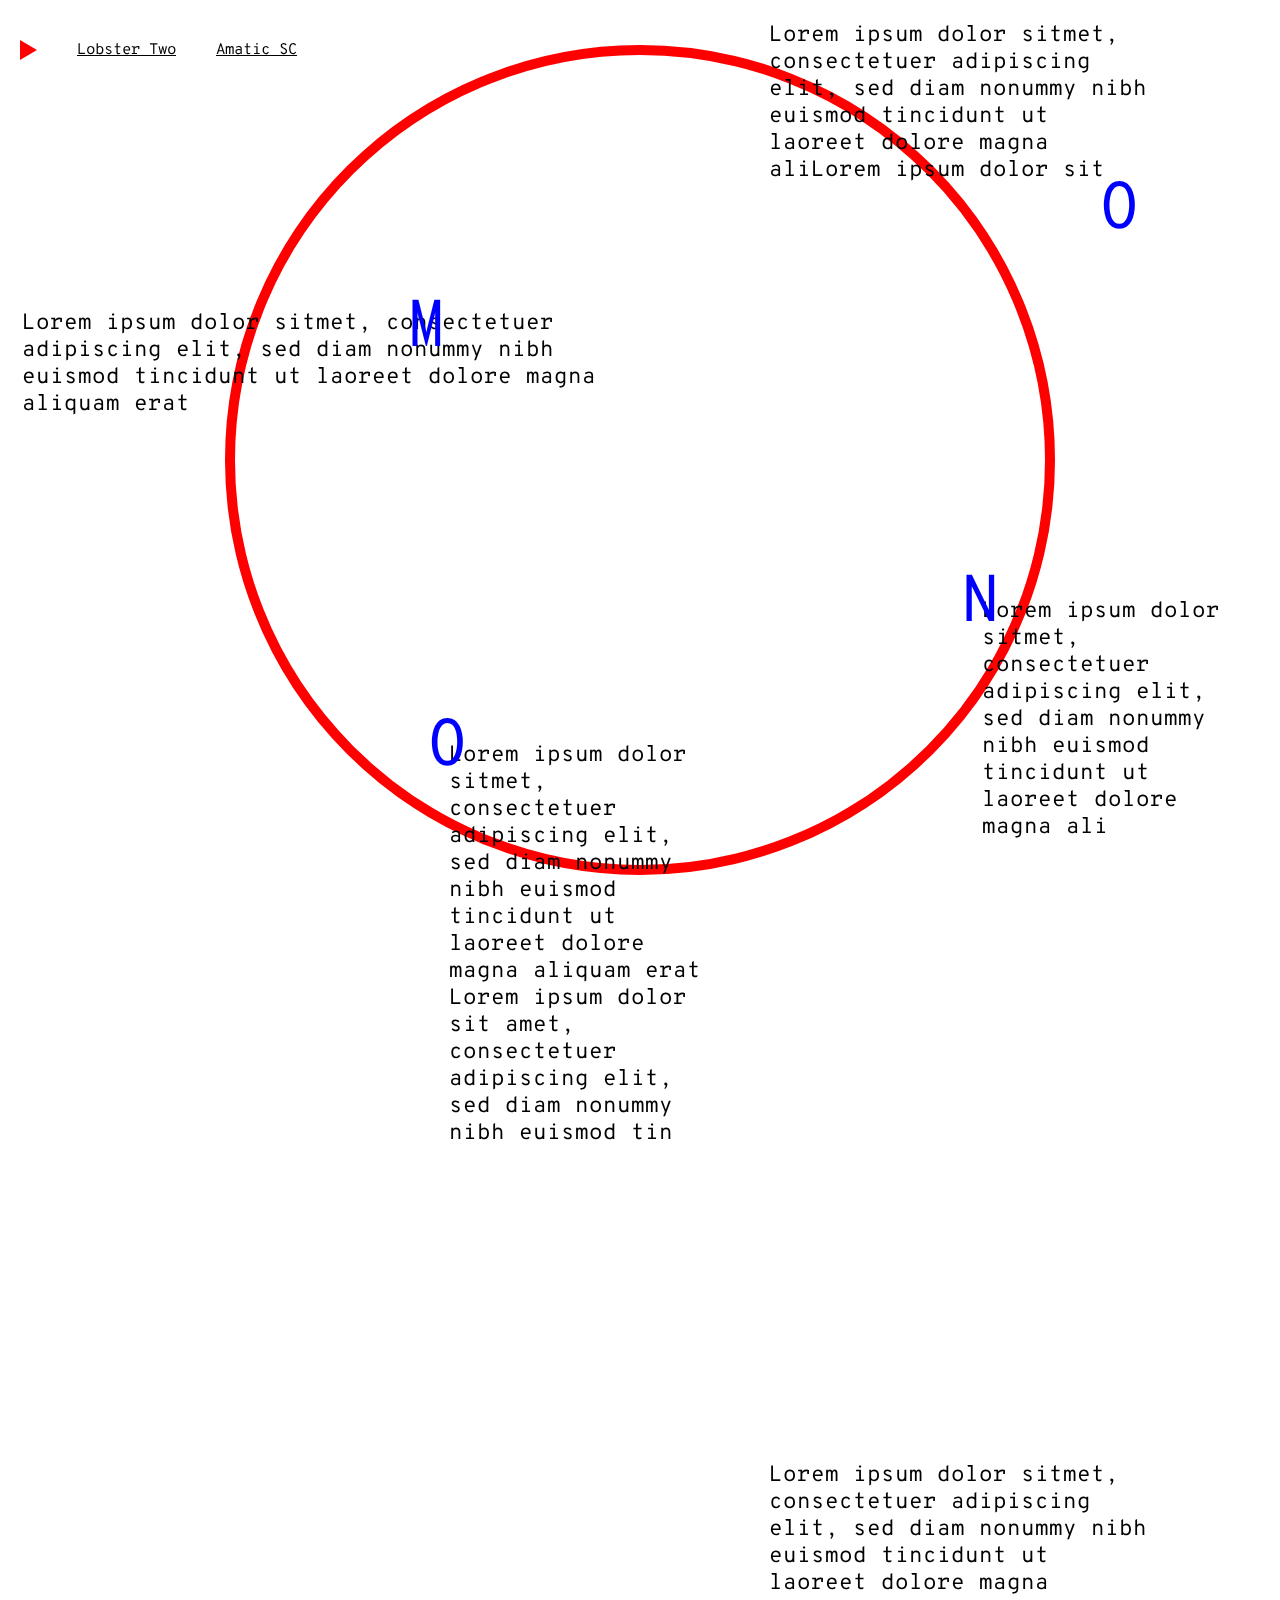
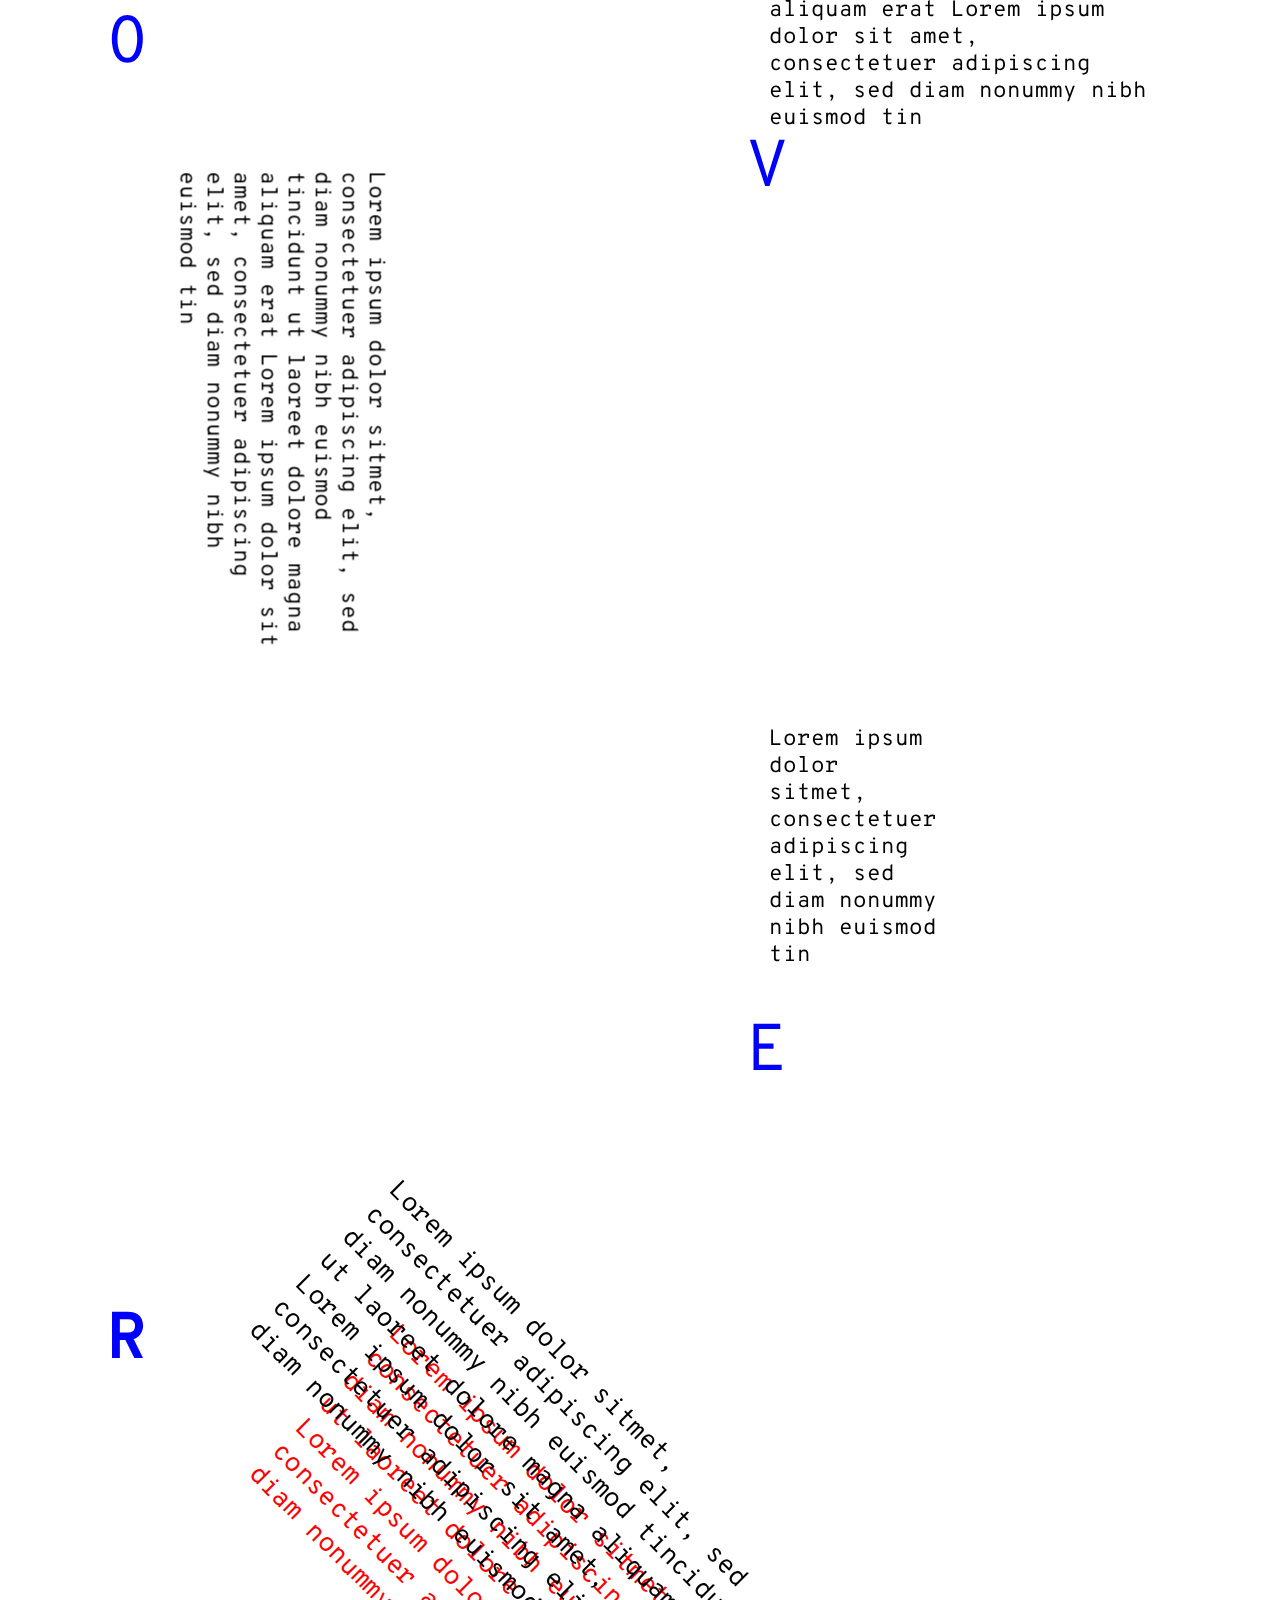
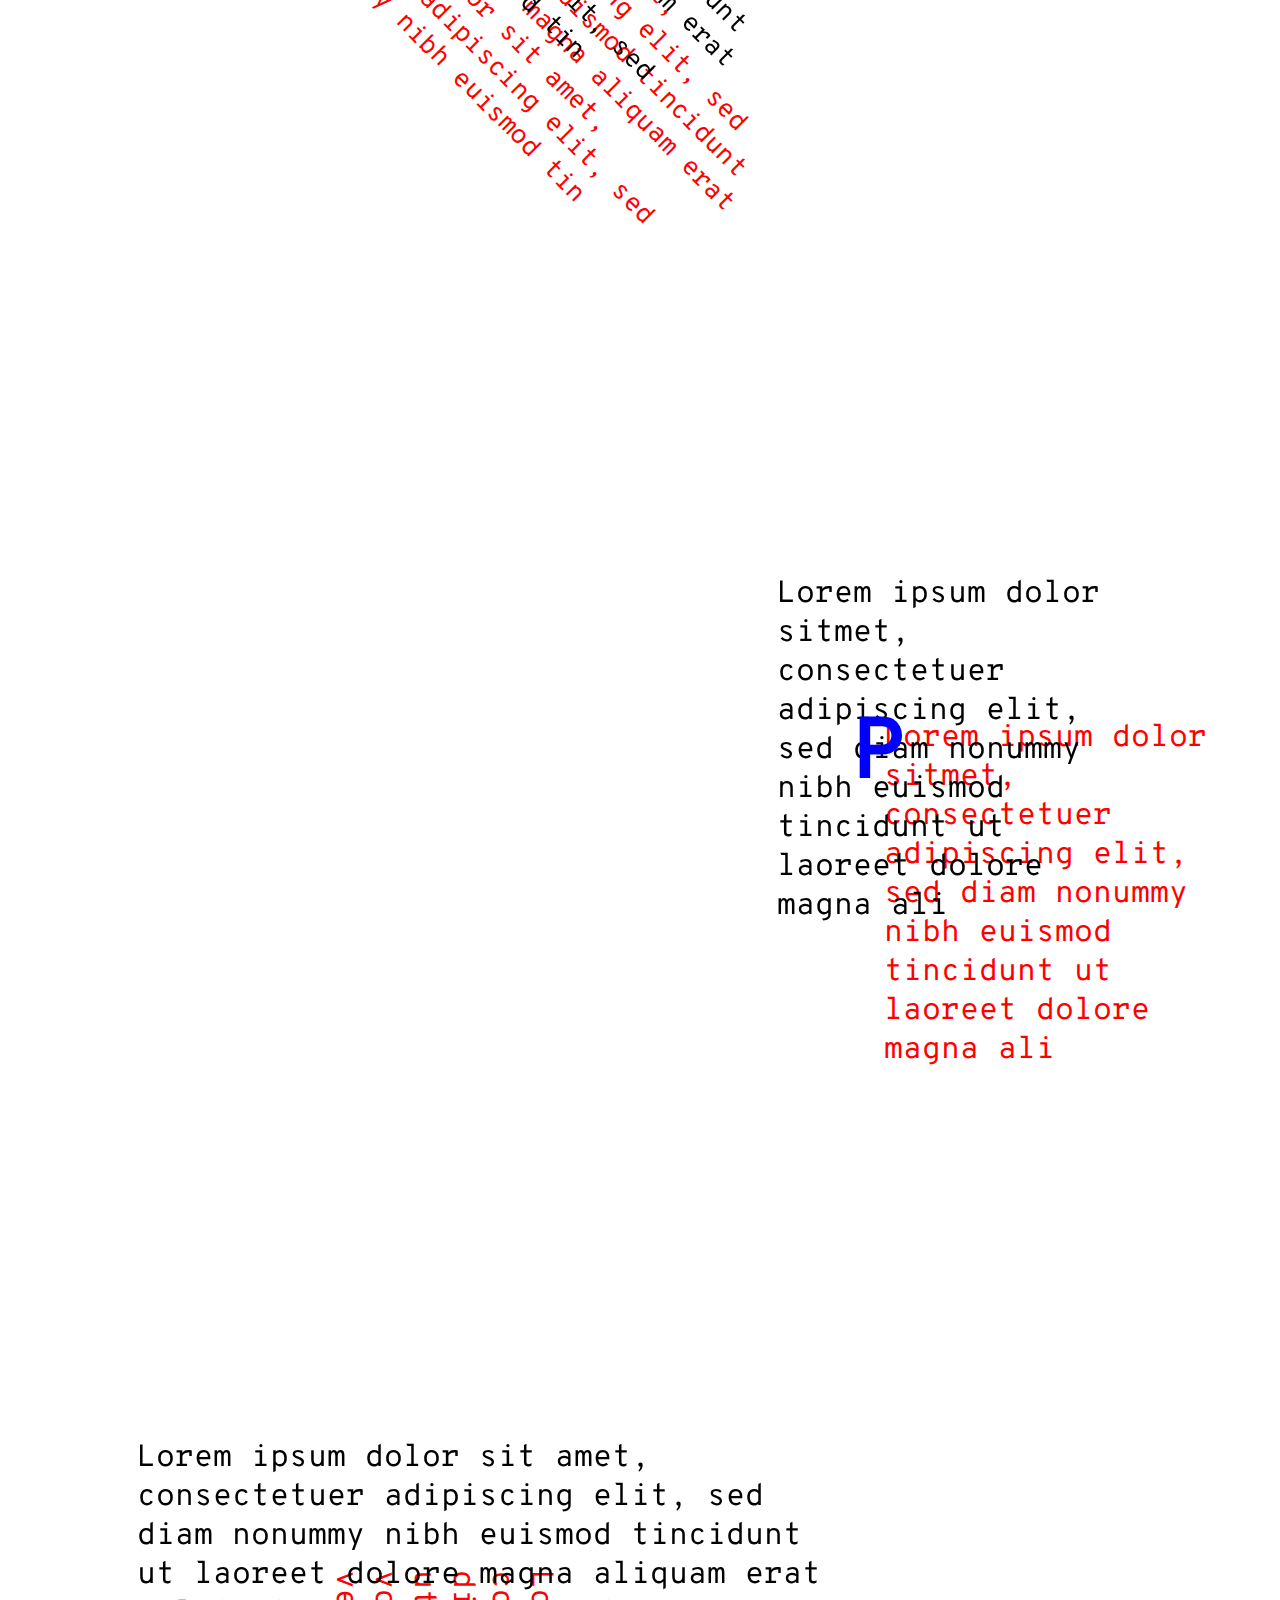
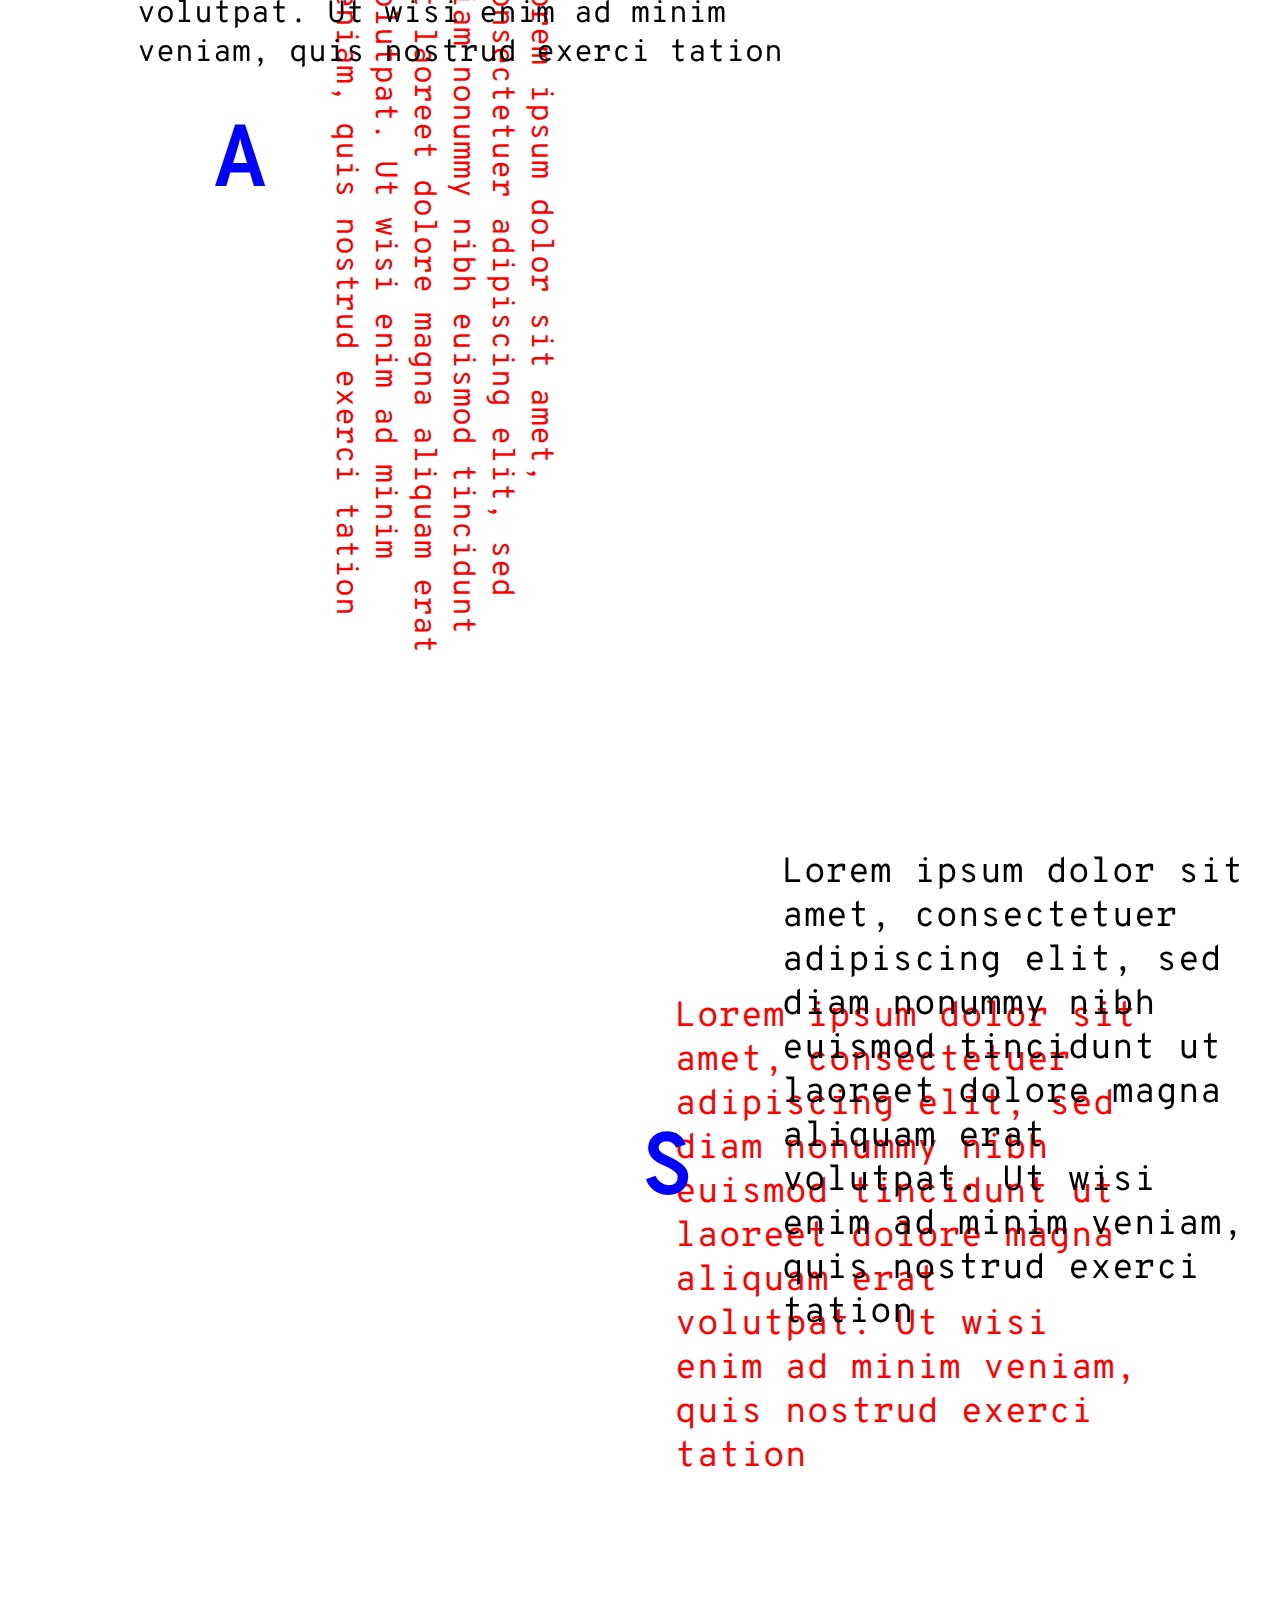
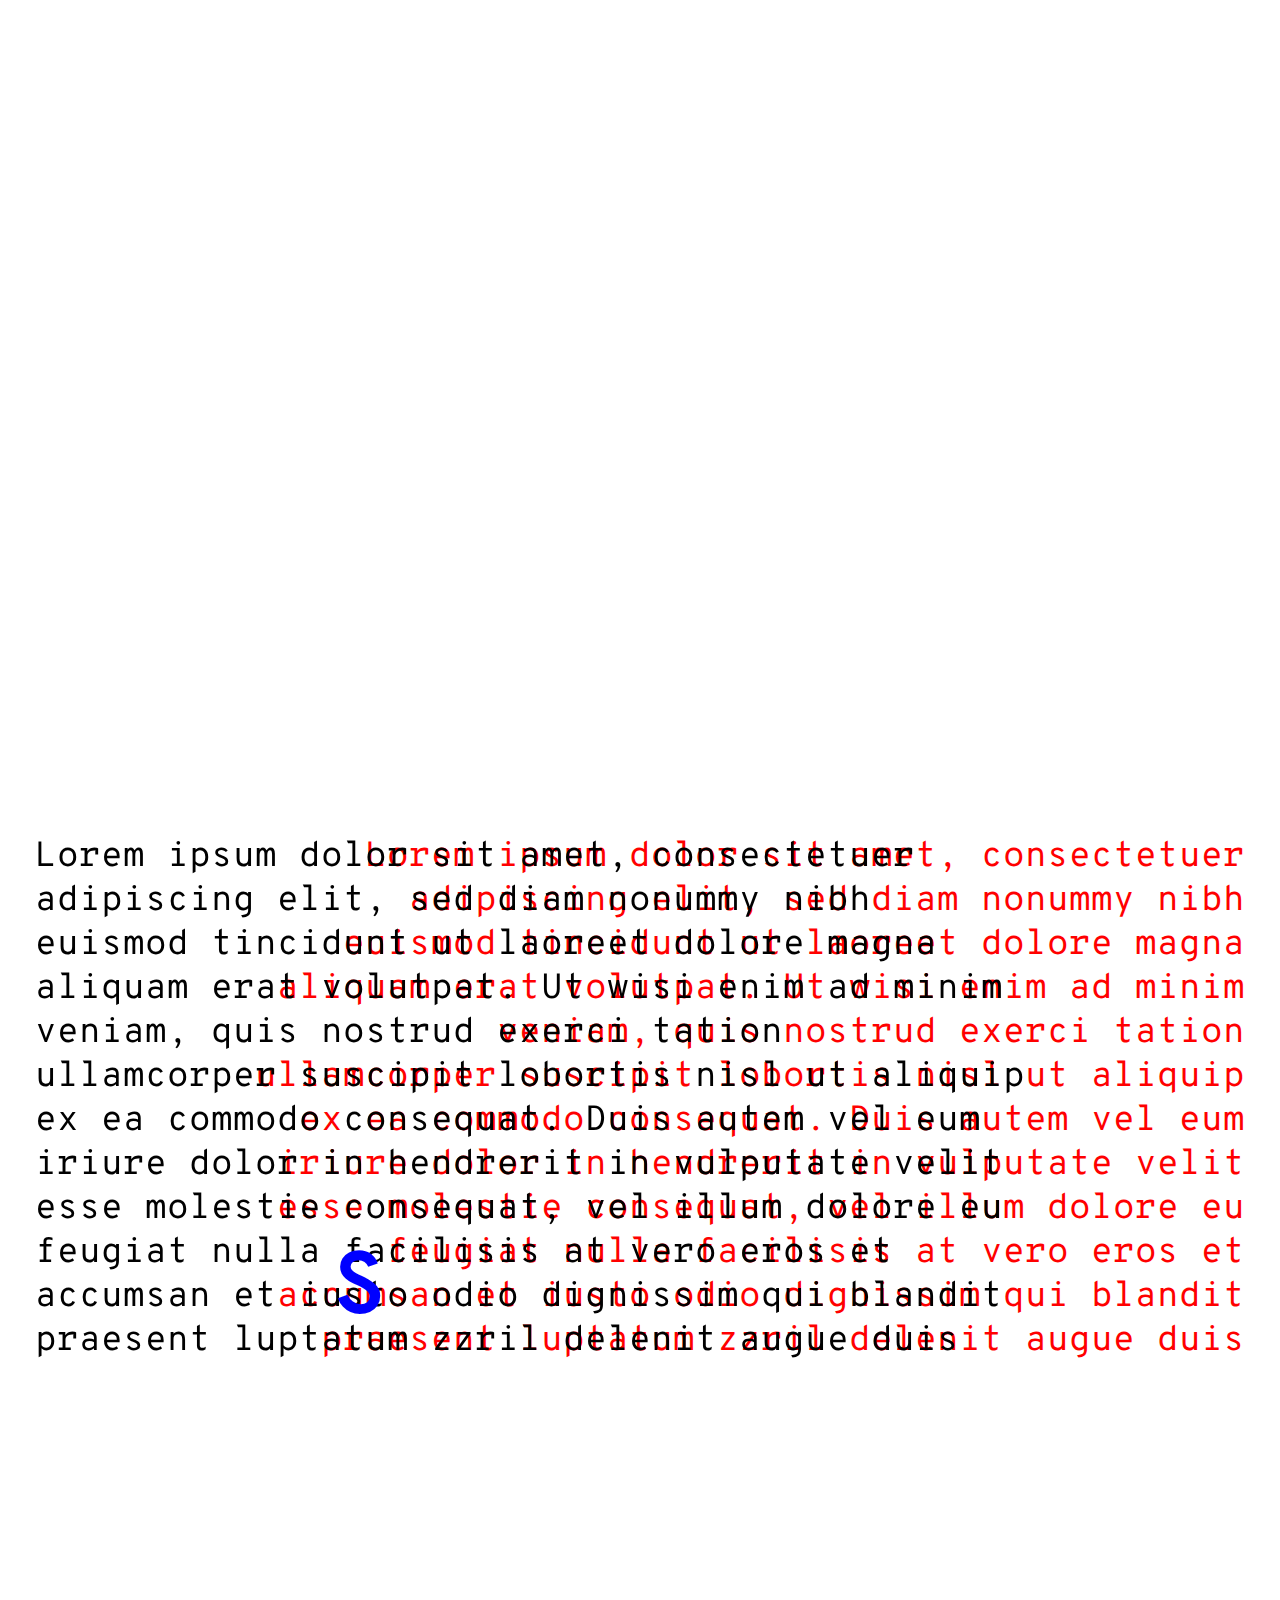
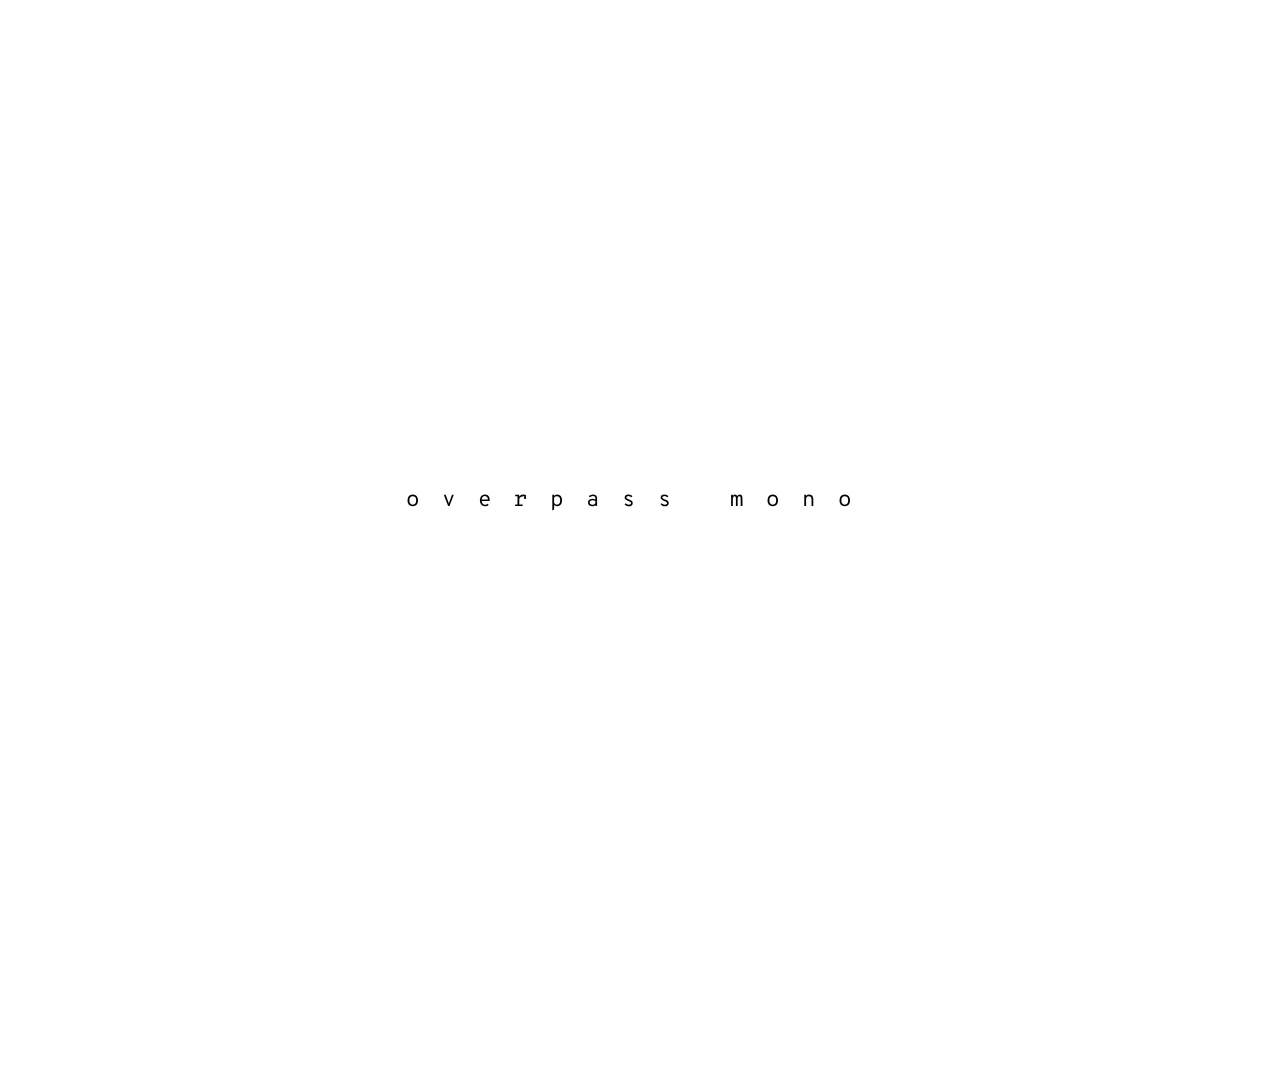
<file: index.html>
<html>
    <head>
      <link href="https://fonts.googleapis.com/css?family=Overpass+Mono:400,700" rel="stylesheet">
      <link rel="stylesheet" href="style.css">
      <title>Overpass Mono</title>


    <style>
/* YUI 3.5.0 reset.css (http://developer.yahoo.com/yui/3/cssreset/) - http://cssreset.com */
html{color:#000;background:#FFF}body,div,dl,dt,dd,ul,ol,li,h1,h2,h3,h4,h5,h6,pre,code,form,fieldset,figure,legend,input,textarea,p,blockquote,th,td{margin:0;padding:0}table{border-collapse:collapse;border-spacing:0}fieldset,img{border:0}address,caption,cite,code,dfn,em,strong,th,var{font-style:normal;font-weight:normal}ol,ul{list-style:none}caption,th{text-align:left}h1,h2,h3,h4,h5,h6{font-size:100%;font-weight:normal}q:before,q:after{content:''}abbr,acronym{border:0;font-variant:normal}sup{vertical-align:text-top}sub{vertical-align:text-bottom}input,textarea,select{font-family:inherit;font-size:inherit;font-weight:inherit}input,textarea,select{*font-size:100%}legend{color:#000}#yui3-css-stamp.cssreset{display:none}
      
      html {
        font-size: 22px;
        font-family: 'Overpass Mono', monospace;
        cursor: wait;
        overflow-x: hidden;
      }
      .circle{
        grid-column: 4/ span 6;
        grid-row: 1/ span 6;
        border: 10px red solid;
        border-radius: 50%;
        width: 90vh;
        height: 90vh;
        margin-top: 5vh;
        position: fixed;
        z-index: 1;
      }
/*
      container{
        display: grid;
        grid-template-columns: repeat(12, 1fr);
        grid-template-rows: repeat(63, 16vh);
        
      }
      
      .circle{
        grid-column: 4/ span 6;
        grid-row: 1/ span 6;
        border: 0.5em red solid;
        border-radius: 50%;
        width: 45vw;
        height: 45vw;
        margin-top: 4vh;
        left: 26.5vw;
        position: fixed;
        z-index: 1;
      }
      .text-s1{
        grid-column: 8/ span 4;
        grid-row: 1/ 4;
        margin: 1em;
        font-weight: 400;
        z-index: 2;
      }
      .o{
        grid-column: 11;
        grid-row: 2;
        font-size: 3rem;
        text-align: center;
        color: blue;
        margin-top: .4em;
        z-index: 3;
        animation: 2s move cubic-bezier(.6,-0.28,.74,.05) infinite;
        
      }
       @keyframes move {
        0%, 100% {
          transform: translate(0, 0);
        }

        50% {
          transform: translate(0, 50px);
        }

        80% {
          transform: translate(0, -20px);
        }
      }
       @keyframes move-h {
        0%, 100% {
          transform: translate(0, 0);
        }

        50% {
          transform: translate(100px, 0px);
        }

        80% {
          transform: translate(-10px, 0px);
        }
      }
      @keyframes move-d {
        0%, 100% {
          transform: translate(0, 0);
        }

        50% {
          transform: translate(100px, -100px);
        }

        80% {
          transform: translate(0px, 0px);
        }
      }
      @keyframes move-c {
        0%, 100% {
          transform: translate(0, 0);
        }

        50% {
          transform: translate(800px, 0px);
        }

        80% {
          transform: translate(-300px, 0px);
        }
        
      }
       
      .text-s2{
        grid-column: 1/ span 6;
        grid-row: 3/ 5;
        margin: 1em;
        font-weight: 400;
        z-index: 2;
      }
      .m{
        grid-column: 4/ 6;
        grid-row: 3;
        font-size: 3rem;
        text-align: center;
        color: blue;
        margin-bottom: .4em;
        z-index: 3;
        animation: 2s move-h cubic-bezier(.6,-0.28,.74,.05) infinite;
        animation-direction: reverse;
        animation-delay: 1s;
      }
      .text-s3{
        grid-column: 10/ 13;
        grid-row: 5/ 7;
        margin: 1em;
        font-weight: 400;
        z-index: 2;
      }
      .n{
        grid-column: 10;
        grid-row: 5;
        font-size: 3rem;
        text-align: left;
        color: blue;
        margin-top: -.2em;
        z-index: 3;
        animation: 2s move-h cubic-bezier(.6,-0.28,.74,.05) infinite;
      }
      .text-s4{
        grid-column: 5/ 8;
        grid-row: 6/ 10;
        margin: 1em;
        font-weight: 400;
        z-index: 2;
      }
      .o1{
        grid-column: 5;
        grid-row: 6;
        font-size: 3rem;
        text-align: left;
        color: blue;
        margin-top: -.2em;
        z-index: 3;
        animation: 2s move cubic-bezier(.6,-0.28,.74,.05) infinite;
        animation-delay: 0.5s;
      }
      .text-s5{
        grid-column: 8/ span 4;
        grid-row: 11/ span 3;
        margin: 1em;
        font-weight: 400;
        z-index: 2;
      }
      .o2{
        grid-column: 2;
        grid-row: 12;
        font-size: 3rem;
        text-align: left;
        margin-top: .3em;
        color: blue;
        z-index: 3;
        animation: 2s move-h cubic-bezier(.6,-0.28,.74,.05) infinite;
        
      }
      .text-s6{
        grid-column: 1/ 6;
        grid-row: 14/ 16;
        margin: 1em;
        font-weight: 400;
        z-index: 2;  
        transform: rotate(90deg);
          
      }
      
      .v{
        grid-column: 8;
        grid-row: 13;
        font-size: 3rem;
        text-align: left;
        color: blue;
        margin-bottom: .3em;
        z-index: 3;
        animation: 2s move cubic-bezier(.6,-0.28,.74,.05) infinite;
        animation-delay: 1s;
      }
      .text-s7{
        grid-column: 7/ 9;
        grid-row: 17/ 19;
        margin: 1em;
        font-weight: 400;
        z-index: 2;  
      }
      .e{
        grid-column: 7;
        grid-row: 19;
        font-size: 3rem;
        text-align: left;
        margin-top: .3em;
        color: blue;
        z-index: 3;
        animation: 2s move-h cubic-bezier(.6,-0.28,.74,.05) reverse infinite;
         
      }
      .text-l1{
        grid-column: 2/ span 6;
        grid-row: 21/ 25;
        margin: 1em;
        font-weight: 400;
        z-index: 2; 
        font-size: 1.2rem;
        transform: rotate(45deg);
      }
      .text-l1-red{
        grid-column: 2/ span 6;
        grid-row: 22/ 26;
        margin: 1em;
        font-weight: 400;
        z-index: 2; 
        font-size: 1.2rem;
        transform: rotate(45deg);
        color:red;
        z-index: 1.5;
      }
      .r{
        grid-column: 2;
        grid-row: 21;
        font-size: 3rem;
        font-weight: 700;
        text-align: left;
        margin-top: .3em;
        color: blue;
        z-index: 3;
        animation: 2s move-d cubic-bezier(.6,-0.28,.74,.05) reverse infinite;
        animation-delay: .5s;
      }
      .text-l2{
        grid-column: 8/ span 4;
        grid-row: 27/ 29;
        margin: 1em;
        font-weight: 400;
        z-index: 2; 
        font-size: 1.4rem;
       
      }
      .text-l2-red{
        grid-column: 9/ span 4;
        grid-row: 28/ 30;
        margin: 1em;
        font-weight: 400;
        z-index: 1.5; 
        font-size: 1.4rem;
        color: red;
      }
      .p{
        grid-column: 9;
        grid-row: 29;
        font-size: 4rem;
        font-weight: 700;
        text-align: left;
        margin-top: -1.5em;
        color: blue;
        z-index: 3;
        animation: 2s move-h cubic-bezier(.6,-0.28,.74,.05) reverse infinite;
        
      }
      .text-l3{
        grid-column: 2/ span 7;
        grid-row: 33/ 35;
        margin: 1em;
        font-weight: 400;
        z-index: 2; 
        font-size: 1.4rem;
      }
      .text-l3-red{
        grid-column: 1/ span 7;
        grid-row: 36/ 38;
        margin: 1em;
        font-weight: 400;
        z-index: 1.5; 
        font-size: 1.4rem;
        color: red;
        transform: rotate(90deg);
      }
      .a{
        grid-column: 3;
        grid-row: 36;
        font-size: 4rem;
        font-weight: 700;
        text-align: left;
        margin-top: -1.5em;
        color: blue;
        z-index: 3;
        animation: 2s move cubic-bezier(.6,-0.28,.74,.05) infinite;
        
      }
      .text-l4{
        grid-column: 8/ span 5;
        grid-row: 40/ span 5;
        margin: 1em;
        font-weight: 400;
        z-index: 2; 
        font-size: 1.6rem;
      }
      .text-l4-red{
        grid-column: 7/ span 5;
        grid-row: 41/ span 5;
        margin: 1em;
        font-weight: 400;
        z-index: 1.5; 
        font-size: 1.6rem;
        color: red;
      }
      .s{
        grid-column: 7;
        grid-row: 43;
        font-size: 4rem;
        font-weight: 700;
        text-align: left;
        margin-top: -1.5em;
        color: blue;
        z-index: 3;
        animation: 2s move-d cubic-bezier(.6,-0.28,.74,.05) infinite;
      }
      .text-l5{
        grid-column: 1/ span 10;
        grid-row: 51/ span 5;
        margin: 1em;
        font-weight: 400;
        z-index: 2; 
        font-size: 1.6rem;
      }
      .text-l5-red{
        grid-column: 3/ span 10;
        grid-row: 51/ span 5;
        margin: 1em;
        font-weight: 400;
        z-index: 1.5; 
        font-size: 1.6rem;
        color: red;
        text-align: right;
      }
      .s1{
        grid-column: 7;
        grid-row: 55;
        font-size: 4rem;
        font-weight: 700;
        text-align: left;
        margin-top: -1.6em;
        margin-left: -3.5em;
        color: blue;
        z-index: 3;
        animation: 2s move-c cubic-bezier(.6,-0.28,.74,.05) infinite;
      }
      .name{
        grid-column: 4/ 10;
        grid-row: 61;
        font-size: 1em;
        letter-spacing: 1rem;
        text-align: center;
        margin-top: -1vh;
        animation-delay: 10s;
        -webkit-animation: 3s opacity linear infinite;
        -moz-animation: 3s opacity linear infinite;
        -o-animation: 3s opacity linear infinite;
        animation: 3s opacity linear infinite;
      }
      @-webkit-keyframes opacity {
        0%, 100%   { opacity: 0; }
        50% { opacity: 1; }
      }
      @-moz-keyframes opacity {
        0%, 100%   { opacity: 0; }
        50% { opacity: 1; }
      }
      @-o-keyframes opacity {
        0%, 100%   { opacity: 0; }
        50% { opacity: 1; }
      }
      @keyframes opacity {
        0%, 100%   { opacity: 0; }
        50% { opacity: 1; }
      } */
      </style>
    </head>
    <body>
        <container>
         <sidebar>
          <div class="link menu"></div>
          <a class="link" href="lobstertwo.html">Lobster Two</a>
          <a class="link" href="amaticsc.html">Amatic SC</a> 
         </sidebar>
          <div class="circle" style="justify-self: center;" style="align-self: center;"></div>

          <div class="text-s1">
            Lorem ipsum dolor sitmet, consectetuer adipiscing elit, sed diam nonummy nibh euismod tincidunt ut laoreet dolore magna aliLorem ipsum dolor sit 
          </div>
          <div class="o">O</div>
          <div class="text-s2">
            Lorem ipsum dolor sitmet, consectetuer adipiscing elit, sed diam nonummy nibh euismod tincidunt ut laoreet dolore magna aliquam erat 
          </div>
          <div class="m">M</div>
          <div class="text-s3">
            Lorem ipsum dolor sitmet, consectetuer adipiscing elit, sed diam nonummy nibh euismod tincidunt ut laoreet dolore magna ali
          </div>
          <div class="n">N</div>
          <div class="text-s4">
            Lorem ipsum dolor sitmet, consectetuer adipiscing elit, sed diam nonummy nibh euismod tincidunt ut laoreet dolore magna aliquam erat Lorem ipsum dolor sit amet, consectetuer adipiscing elit, sed diam nonummy nibh euismod tin
          </div>
          <div class="o1">O</div>
          
          <div class="text-s5">
            Lorem ipsum dolor sitmet, consectetuer adipiscing elit, sed diam nonummy nibh euismod tincidunt ut laoreet dolore magna aliquam erat Lorem ipsum dolor sit amet, consectetuer adipiscing elit, sed diam nonummy nibh euismod tin
          </div>
          <div class="v">V</div>
          <div class="text-s6">
            Lorem ipsum dolor sitmet, consectetuer adipiscing elit, sed diam nonummy nibh euismod tincidunt ut laoreet dolore magna aliquam erat Lorem ipsum dolor sit amet, consectetuer adipiscing elit, sed diam nonummy nibh euismod tin
          </div>
          <div class="o2">O</div>
          <div class="text-s7">
            Lorem ipsum dolor sitmet, consectetuer adipiscing elit, sed diam nonummy nibh euismod tin
          </div>
          <div class="e">E</div>
          <div class="text-l1">
            Lorem ipsum dolor sitmet, consectetuer adipiscing elit, sed diam nonummy nibh euismod tincidunt ut laoreet dolore magna aliquam erat Lorem ipsum dolor sit amet, consectetuer adipiscing elit, sed diam nonummy nibh euismod tin
          </div>
          <div class="text-l1-red">
            Lorem ipsum dolor sitmet, consectetuer adipiscing elit, sed diam nonummy nibh euismod tincidunt ut laoreet dolore magna aliquam erat Lorem ipsum dolor sit amet, consectetuer adipiscing elit, sed diam nonummy nibh euismod tin
          </div>
          <div class="r">R</div>
          <div class="text-l2">
            Lorem ipsum dolor sitmet, consectetuer adipiscing elit, sed diam nonummy nibh euismod tincidunt ut laoreet dolore magna ali
          </div>
          <div class="text-l2-red">
            Lorem ipsum dolor sitmet, consectetuer adipiscing elit, sed diam nonummy nibh euismod tincidunt ut laoreet dolore magna ali
          </div>
          <div class="p">P</div>
          <div class="text-l3">
            Lorem ipsum dolor sit amet, consectetuer adipiscing elit, sed diam nonummy nibh euismod tincidunt ut laoreet dolore magna aliquam erat volutpat. Ut wisi enim ad minim veniam, quis nostrud exerci tation 
          </div>
          <div class="text-l3-red">
            Lorem ipsum dolor sit amet, consectetuer adipiscing elit, sed diam nonummy nibh euismod tincidunt ut laoreet dolore magna aliquam erat volutpat. Ut wisi enim ad minim veniam, quis nostrud exerci tation 
          </div>
          <div class="a">A</div>
          <div class="text-l4">
            Lorem ipsum dolor sit amet, consectetuer adipiscing elit, sed diam nonummy nibh euismod tincidunt ut laoreet dolore magna aliquam erat volutpat. Ut wisi enim ad minim veniam, quis nostrud exerci tation 
          </div>
          <div class="text-l4-red">
            Lorem ipsum dolor sit amet, consectetuer adipiscing elit, sed diam nonummy nibh euismod tincidunt ut laoreet dolore magna aliquam erat volutpat. Ut wisi enim ad minim veniam, quis nostrud exerci tation 
          </div>
          <div class="s">S</div>
          <div class="text-l5">
            Lorem ipsum dolor sit amet, consectetuer adipiscing elit, sed diam nonummy nibh euismod tincidunt ut laoreet dolore magna aliquam erat volutpat. Ut wisi enim ad minim veniam, quis nostrud exerci tation ullamcorper suscipit lobortis nisl ut aliquip ex ea commodo consequat. Duis autem vel eum iriure dolor in hendrerit in vulputate velit esse molestie consequat, vel illum dolore eu feugiat nulla facilisis at vero eros et accumsan et iusto odio dignissim qui blandit praesent luptatum zzril delenit augue duis
          </div>
          <div class="text-l5-red">
            Lorem ipsum dolor sit amet, consectetuer adipiscing elit, sed diam nonummy nibh euismod tincidunt ut laoreet dolore magna aliquam erat volutpat. Ut wisi enim ad minim veniam, quis nostrud exerci tation ullamcorper suscipit lobortis nisl ut aliquip ex ea commodo consequat. Duis autem vel eum iriure dolor in hendrerit in vulputate velit esse molestie consequat, vel illum dolore eu feugiat nulla facilisis at vero eros et accumsan et iusto odio dignissim qui blandit praesent luptatum zzril delenit augue duis
          </div>  
          <div class="s1">S</div>
          <div class="name">overpass mono</div>
        </container>
      
    </body>
</html>
</file>
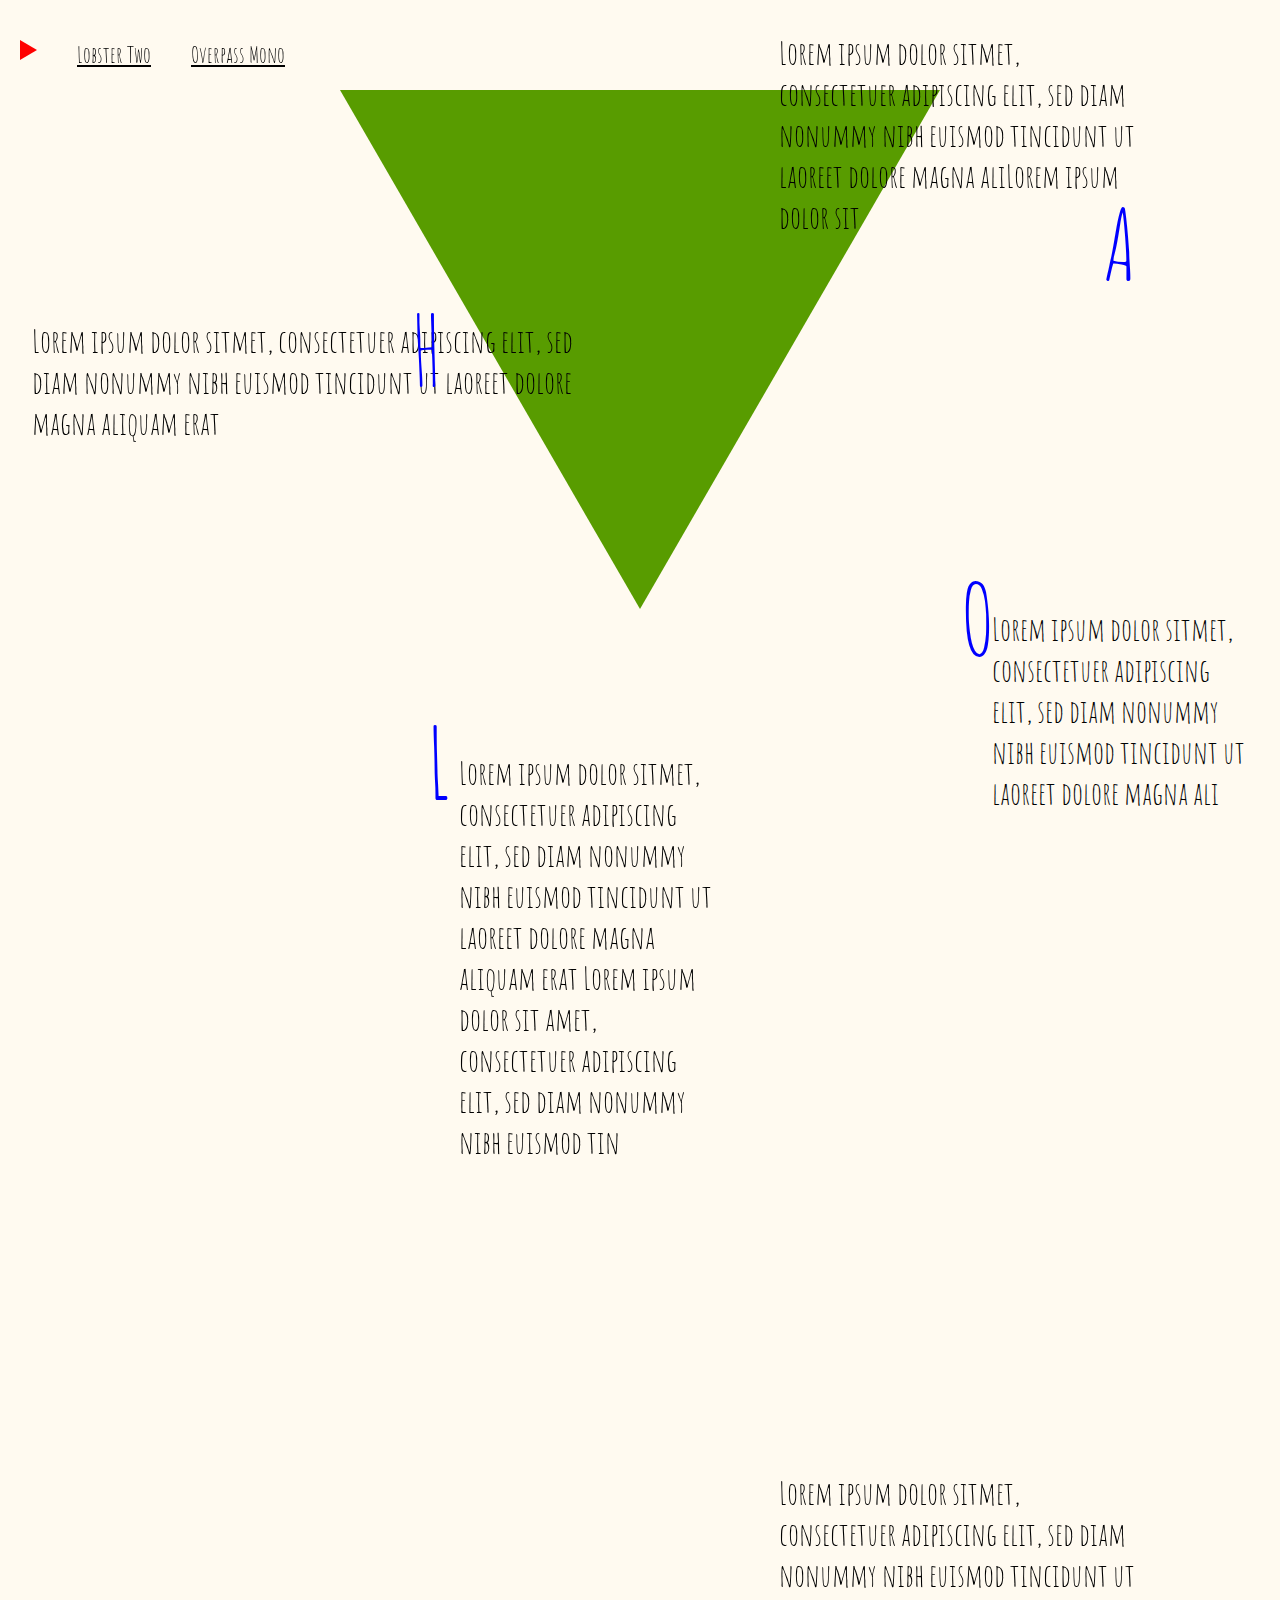
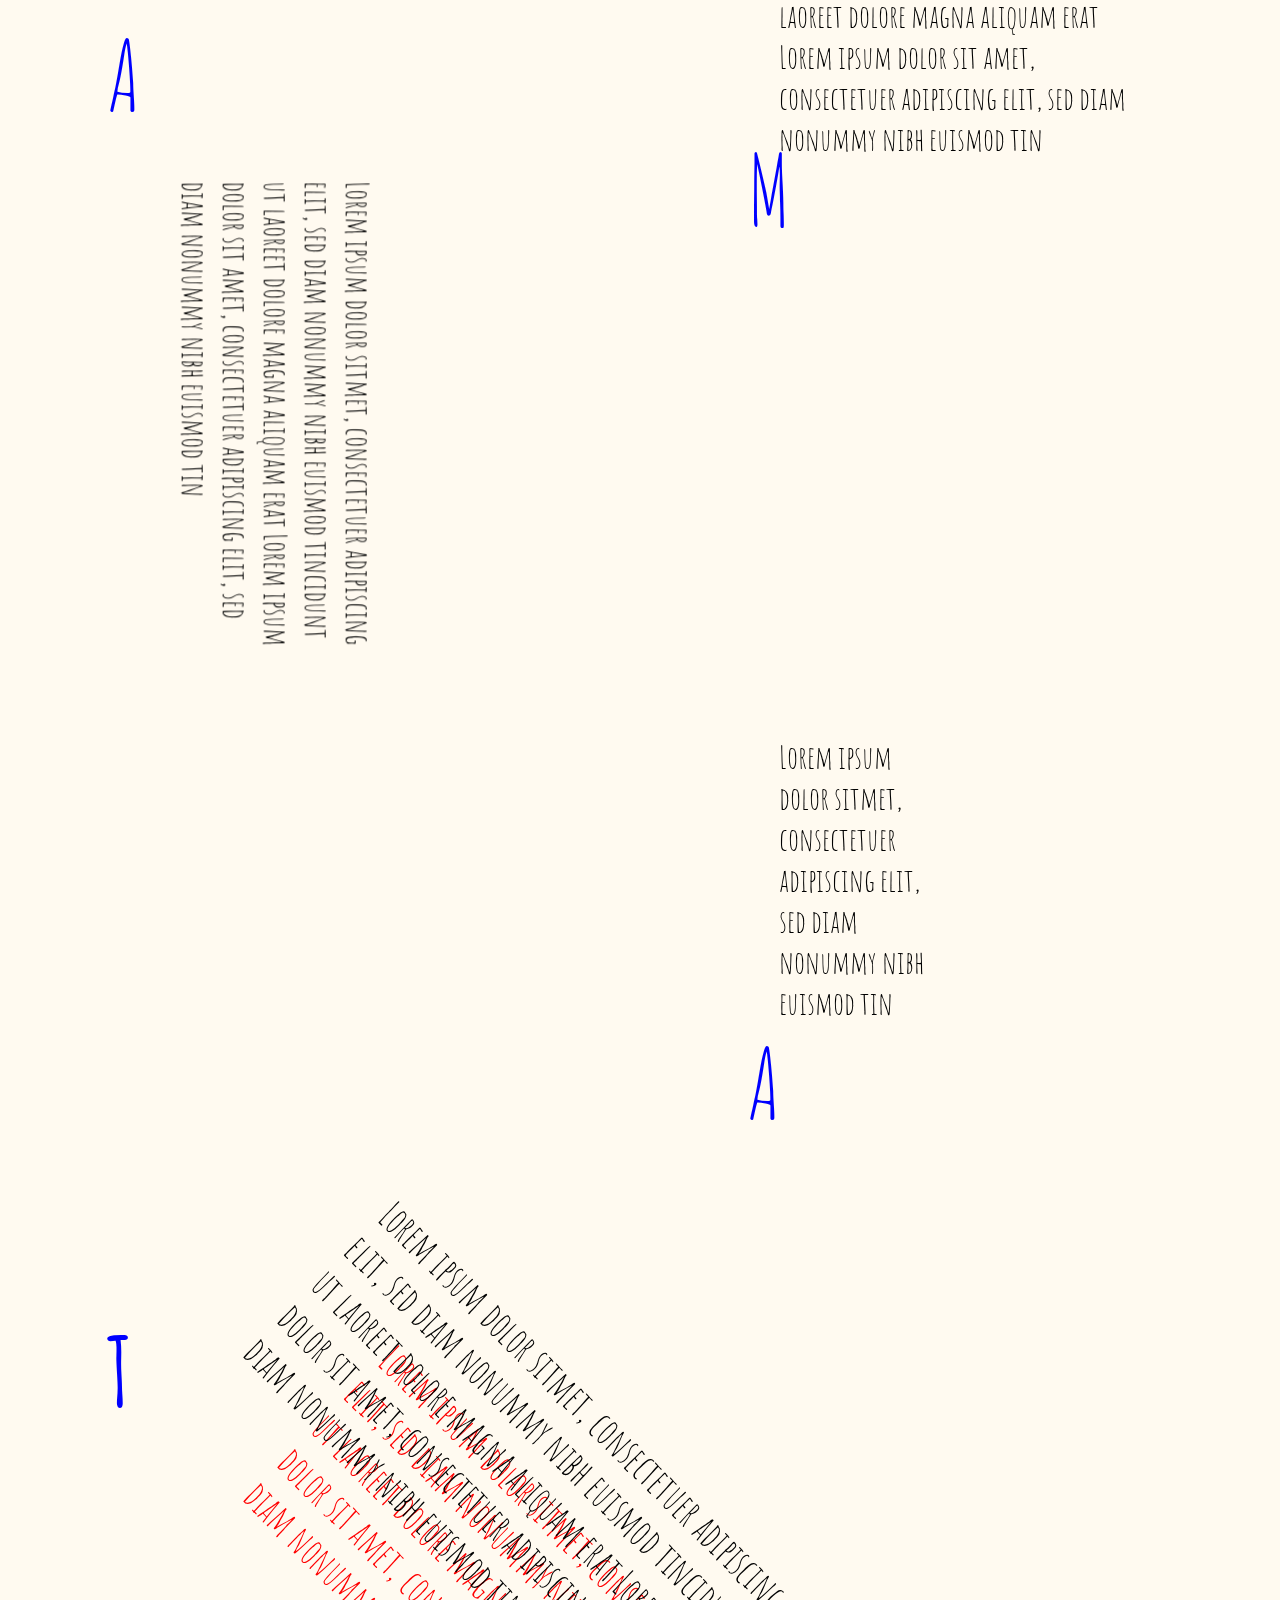
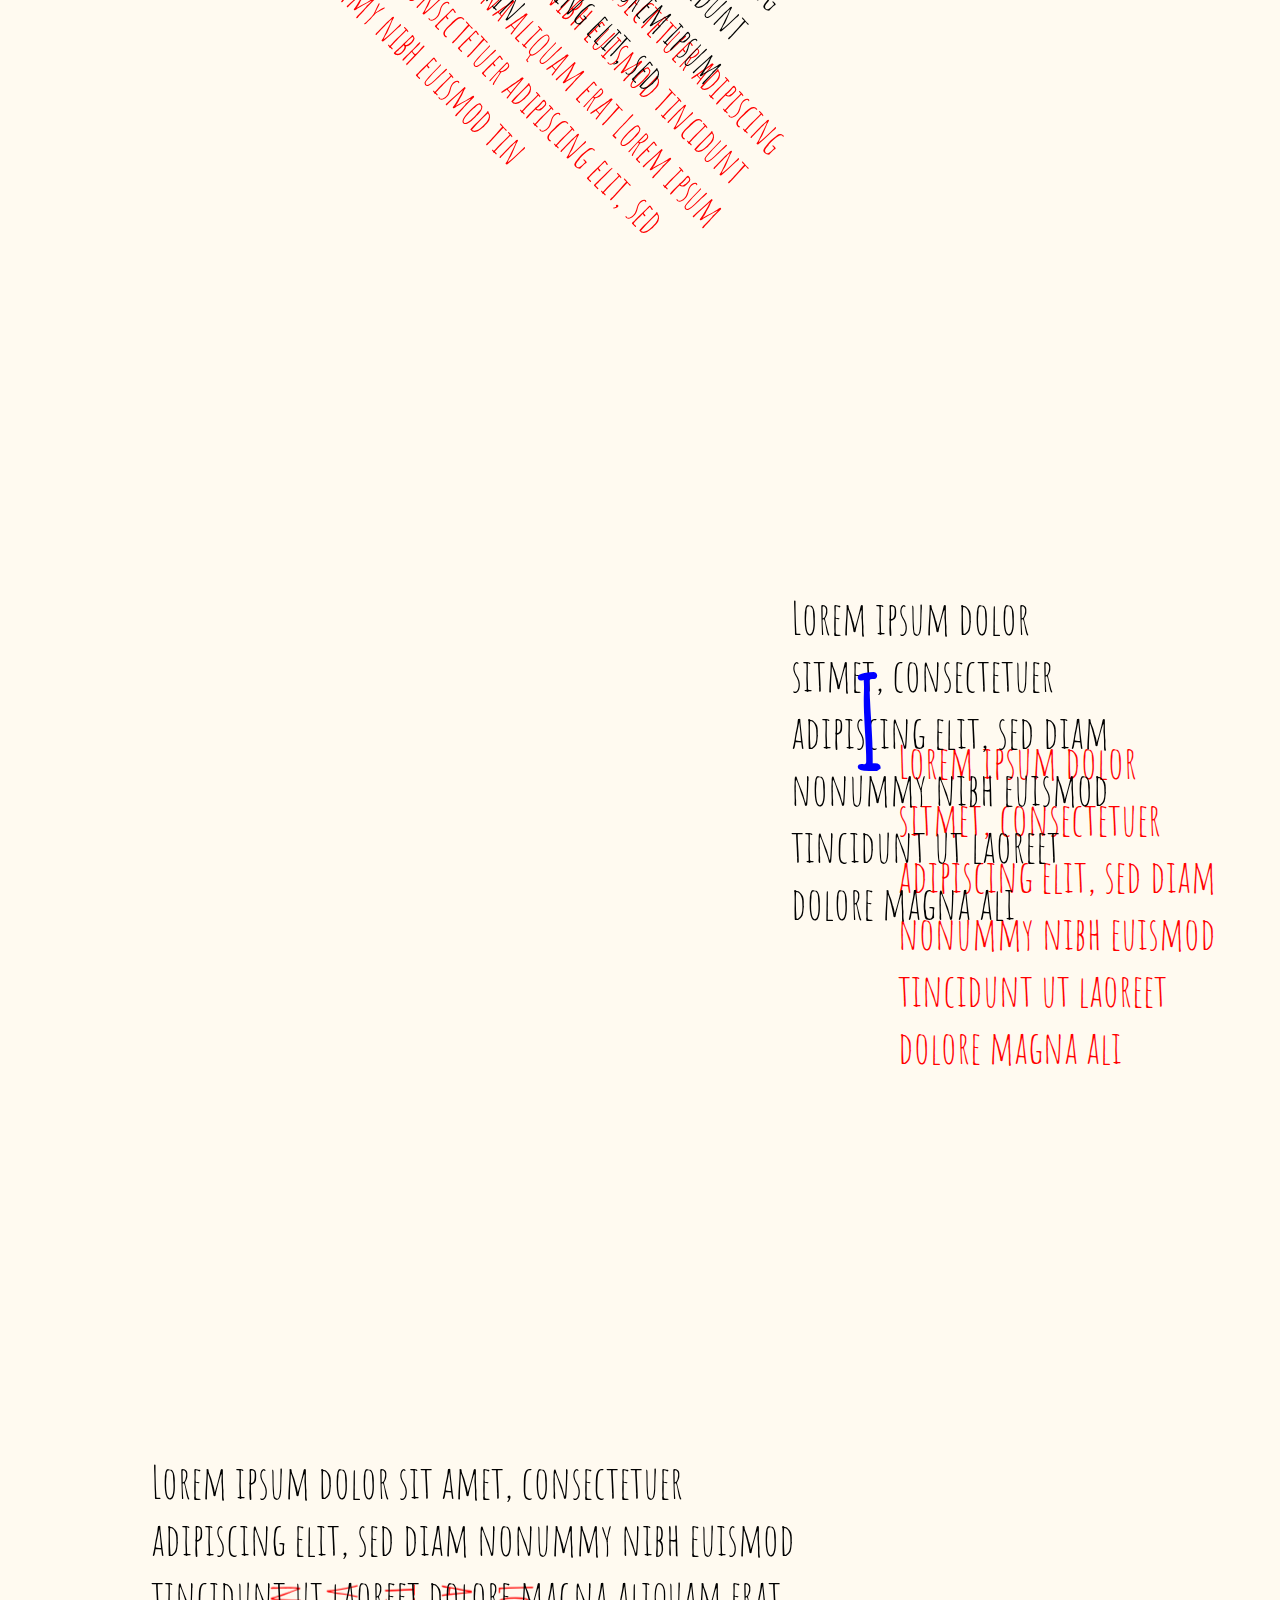
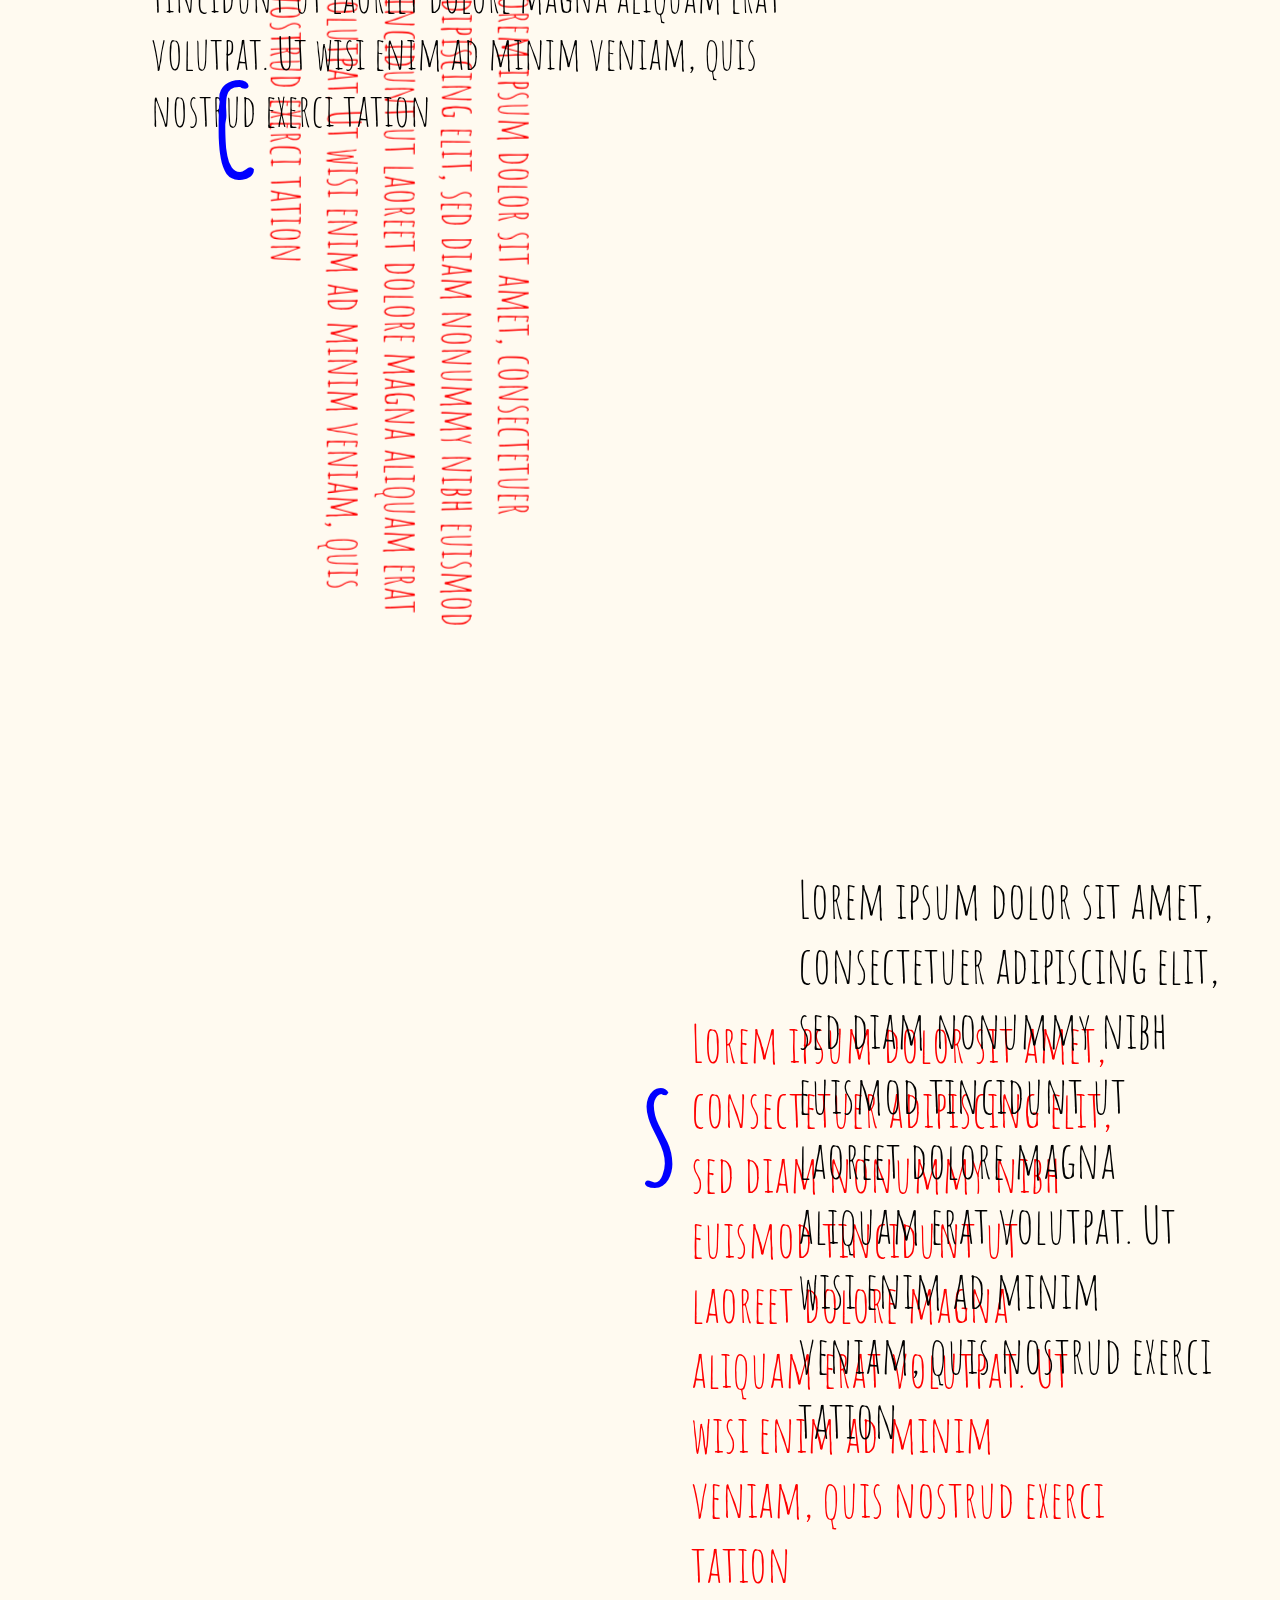
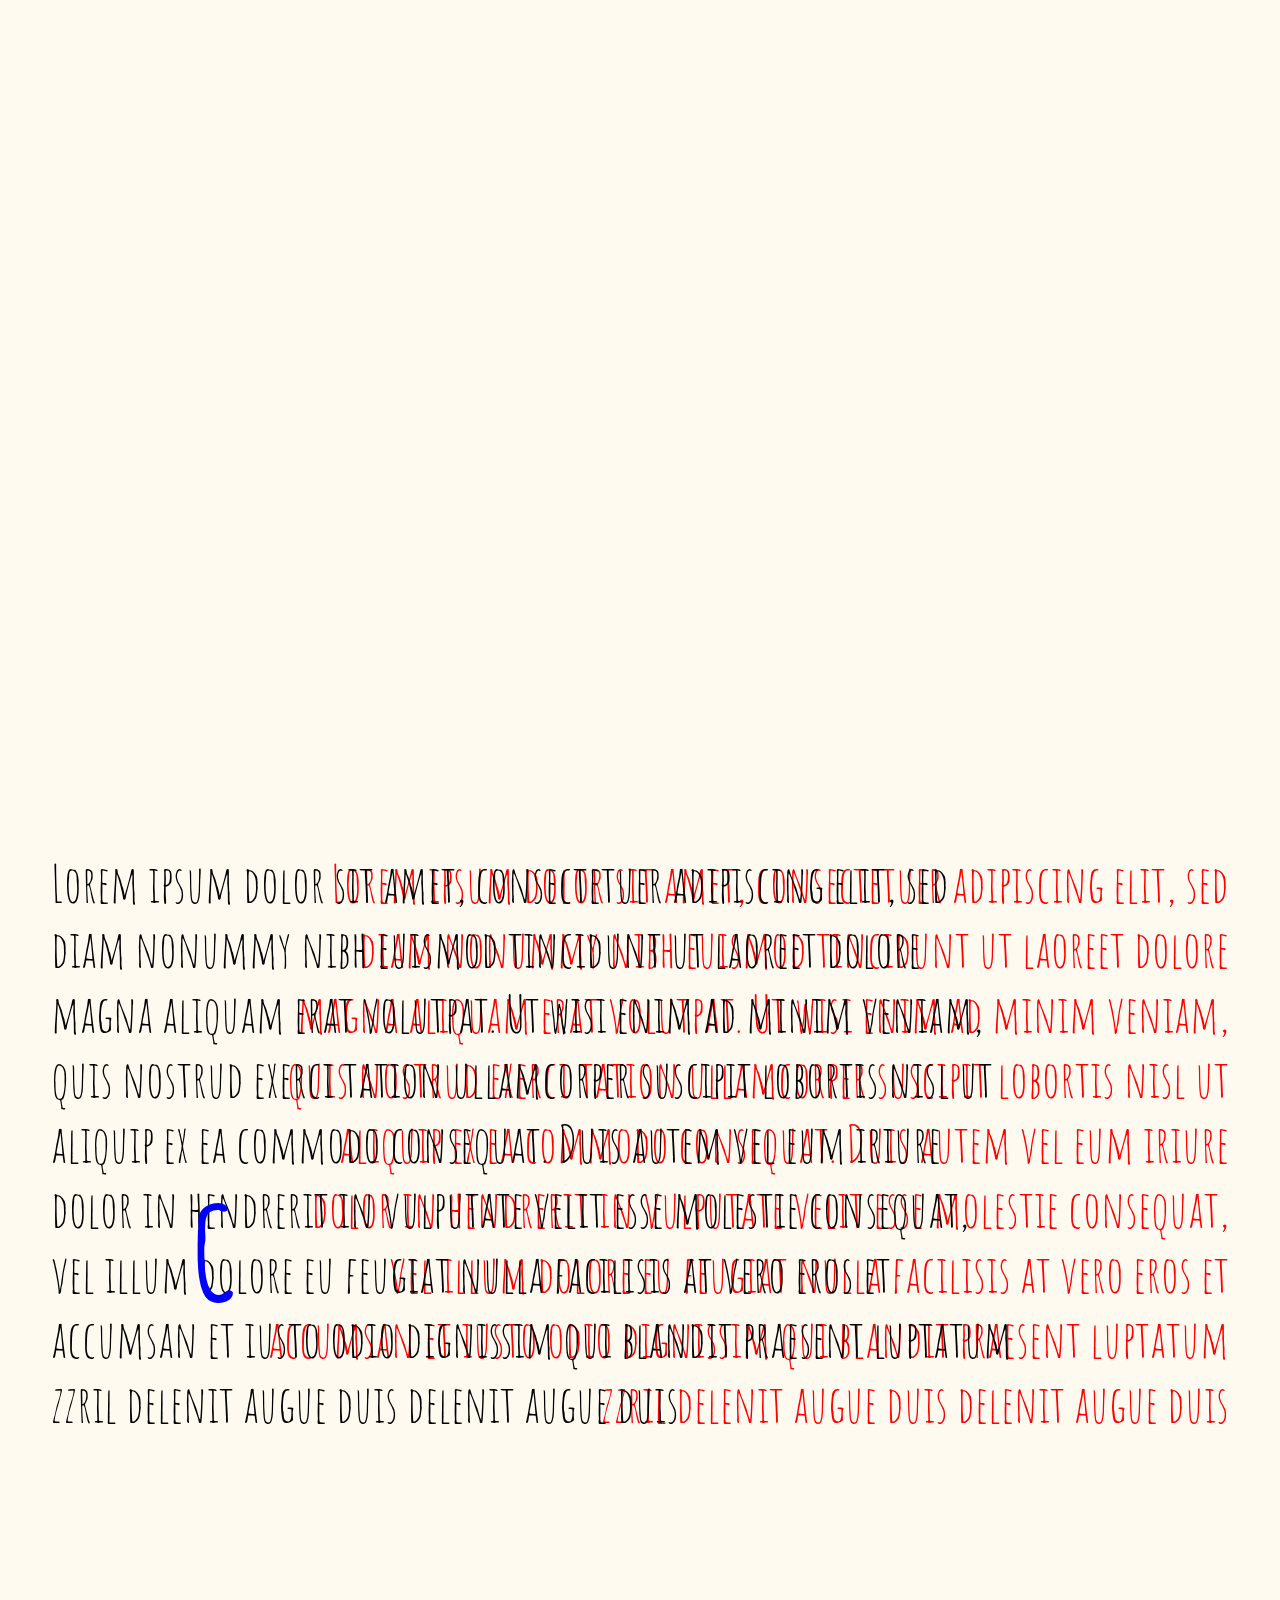
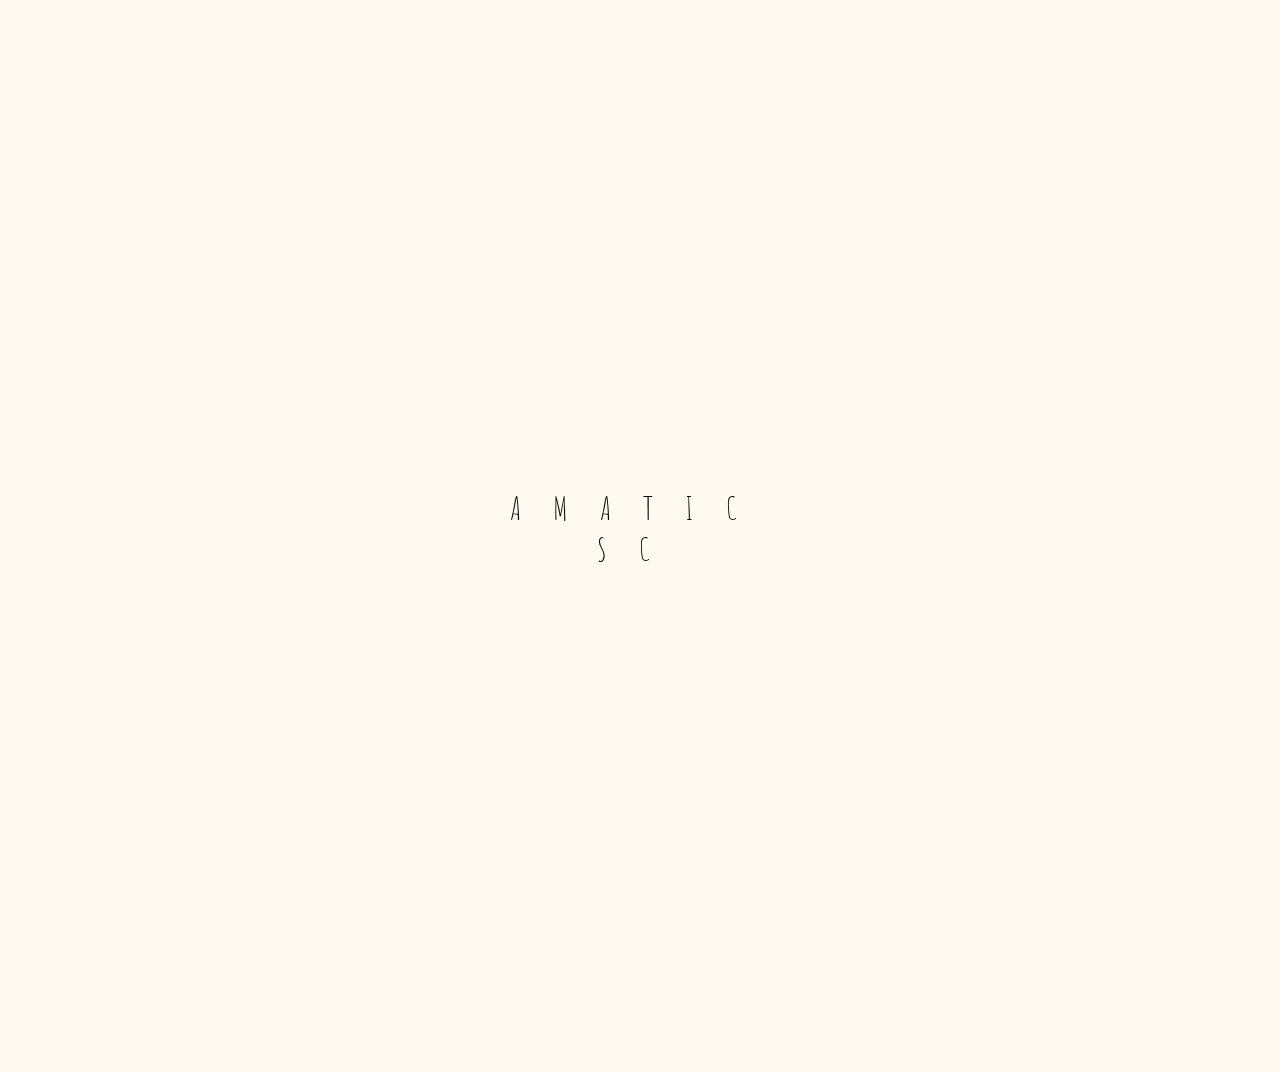
<file: amaticsc.html>
<html>
    <head>
      <link href="https://fonts.googleapis.com/css?family=Amatic+SC:400,700" rel="stylesheet">
      <link rel="stylesheet" href="style.css">
      <title>Amatic SC</title>


    <style>
/* YUI 3.5.0 reset.css (http://developer.yahoo.com/yui/3/cssreset/) - http://cssreset.com */
html{color:#000;background:#FFF}body,div,dl,dt,dd,ul,ol,li,h1,h2,h3,h4,h5,h6,pre,code,form,fieldset,figure,legend,input,textarea,p,blockquote,th,td{margin:0;padding:0}table{border-collapse:collapse;border-spacing:0}fieldset,img{border:0}address,caption,cite,code,dfn,em,strong,th,var{font-style:normal;font-weight:normal}ol,ul{list-style:none}caption,th{text-align:left}h1,h2,h3,h4,h5,h6{font-size:100%;font-weight:normal}q:before,q:after{content:''}abbr,acronym{border:0;font-variant:normal}sup{vertical-align:text-top}sub{vertical-align:text-bottom}input,textarea,select{font-family:inherit;font-size:inherit;font-weight:inherit}input,textarea,select{*font-size:100%}legend{color:#000}#yui3-css-stamp.cssreset{display:none}
      
      html {
        font-size: 32px;
        font-family: 'Amatic SC', cursive;
        cursor: wait;
        overflow-x: hidden;
        background-color: floralwhite;
      }
      
      .circle{
        grid-column: 4/ span 6;
        grid-row: 1/ span 6;
        width: 0;
        height: 0;
        border-style: solid;
        border-width: 519.6px 300px 0 300px;
        border-color: #589c00 transparent transparent transparent;
        line-height: 0px;
        _border-color: #589c00 #000000 #000000 #000000;
        _filter: progid:DXImageTransform.Microsoft.Chroma(color='#000000');
        position: fixed;
        margin-top: 10vh;
        z-index: 0;
        
      }
      </style>
    </head>
    <body>
        <container>
          <sidebar>
            <div class="link menu"></div>
            <a class="link" href="lobstertwo.html">Lobster Two</a>
            <a class="link" href="index.html">Overpass Mono</a>
          </sidebar>
          
            <div class="circle" style="justify-self: center;" style="align-self: center;"></div>
          <div class="text-s1">
            Lorem ipsum dolor sitmet, consectetuer adipiscing elit, sed diam nonummy nibh euismod tincidunt ut laoreet dolore magna aliLorem ipsum dolor sit 
          </div>
          <div class="o">A</div>
          <div class="text-s2">
            Lorem ipsum dolor sitmet, consectetuer adipiscing elit, sed diam nonummy nibh euismod tincidunt ut laoreet dolore magna aliquam erat 
          </div>
          <div class="m">H</div>
          <div class="text-s3">
            Lorem ipsum dolor sitmet, consectetuer adipiscing elit, sed diam nonummy nibh euismod tincidunt ut laoreet dolore magna ali
          </div>
          <div class="n">O</div>
          <div class="text-s4">
            Lorem ipsum dolor sitmet, consectetuer adipiscing elit, sed diam nonummy nibh euismod tincidunt ut laoreet dolore magna aliquam erat Lorem ipsum dolor sit amet, consectetuer adipiscing elit, sed diam nonummy nibh euismod tin
          </div>
          <div class="o1">L</div>
          
          <div class="text-s5">
            Lorem ipsum dolor sitmet, consectetuer adipiscing elit, sed diam nonummy nibh euismod tincidunt ut laoreet dolore magna aliquam erat Lorem ipsum dolor sit amet, consectetuer adipiscing elit, sed diam nonummy nibh euismod tin
          </div>
          <div class="v">M</div>
          <div class="text-s6">
            Lorem ipsum dolor sitmet, consectetuer adipiscing elit, sed diam nonummy nibh euismod tincidunt ut laoreet dolore magna aliquam erat Lorem ipsum dolor sit amet, consectetuer adipiscing elit, sed diam nonummy nibh euismod tin
          </div>
          <div class="o2">A</div>
          <div class="text-s7">
            Lorem ipsum dolor sitmet, consectetuer adipiscing elit, sed diam nonummy nibh euismod tin
          </div>
          <div class="e">A</div>
          <div class="text-l1">
            Lorem ipsum dolor sitmet, consectetuer adipiscing elit, sed diam nonummy nibh euismod tincidunt ut laoreet dolore magna aliquam erat Lorem ipsum dolor sit amet, consectetuer adipiscing elit, sed diam nonummy nibh euismod tin
          </div>
          <div class="text-l1-red">
            Lorem ipsum dolor sitmet, consectetuer adipiscing elit, sed diam nonummy nibh euismod tincidunt ut laoreet dolore magna aliquam erat Lorem ipsum dolor sit amet, consectetuer adipiscing elit, sed diam nonummy nibh euismod tin
          </div>
          <div class="r">T</div>
          <div class="text-l2">
            Lorem ipsum dolor sitmet, consectetuer adipiscing elit, sed diam nonummy nibh euismod tincidunt ut laoreet dolore magna ali
          </div>
          <div class="text-l2-red">
            Lorem ipsum dolor sitmet, consectetuer adipiscing elit, sed diam nonummy nibh euismod tincidunt ut laoreet dolore magna ali
          </div>
          <div class="p">I</div>
          <div class="text-l3">
            Lorem ipsum dolor sit amet, consectetuer adipiscing elit, sed diam nonummy nibh euismod tincidunt ut laoreet dolore magna aliquam erat volutpat. Ut wisi enim ad minim veniam, quis nostrud exerci tation 
          </div>
          <div class="text-l3-red">
            Lorem ipsum dolor sit amet, consectetuer adipiscing elit, sed diam nonummy nibh euismod tincidunt ut laoreet dolore magna aliquam erat volutpat. Ut wisi enim ad minim veniam, quis nostrud exerci tation 
          </div>
          <div class="a">C</div>
          <div class="text-l4">
            Lorem ipsum dolor sit amet, consectetuer adipiscing elit, sed diam nonummy nibh euismod tincidunt ut laoreet dolore magna aliquam erat volutpat. Ut wisi enim ad minim veniam, quis nostrud exerci tation 
          </div>
          <div class="text-l4-red">
            Lorem ipsum dolor sit amet, consectetuer adipiscing elit, sed diam nonummy nibh euismod tincidunt ut laoreet dolore magna aliquam erat volutpat. Ut wisi enim ad minim veniam, quis nostrud exerci tation 
          </div>
          <div class="s">S</div>
          <div class="text-l5">
            Lorem ipsum dolor sit amet, consectetuer adipiscing elit, sed diam nonummy nibh euismod tincidunt ut laoreet dolore magna aliquam erat volutpat. Ut wisi enim ad minim veniam, quis nostrud exerci tation ullamcorper suscipit lobortis nisl ut aliquip ex ea commodo consequat. Duis autem vel eum iriure dolor in hendrerit in vulputate velit esse molestie consequat, vel illum dolore eu feugiat nulla facilisis at vero eros et accumsan et iusto odio dignissim qui blandit praesent luptatum zzril delenit augue duis delenit augue duis
          </div>
          <div class="text-l5-red">
            Lorem ipsum dolor sit amet, consectetuer adipiscing elit, sed diam nonummy nibh euismod tincidunt ut laoreet dolore magna aliquam erat volutpat. Ut wisi enim ad minim veniam, quis nostrud exerci tation ullamcorper suscipit lobortis nisl ut aliquip ex ea commodo consequat. Duis autem vel eum iriure dolor in hendrerit in vulputate velit esse molestie consequat, vel illum dolore eu feugiat nulla facilisis at vero eros et accumsan et iusto odio dignissim qui blandit praesent luptatum zzril delenit augue duis delenit augue duis
          </div>  
          <div class="s1">C</div>
          <div class="name">AMATIC<br> SC</div>
        </container>
      
    </body>
</html>
</file>
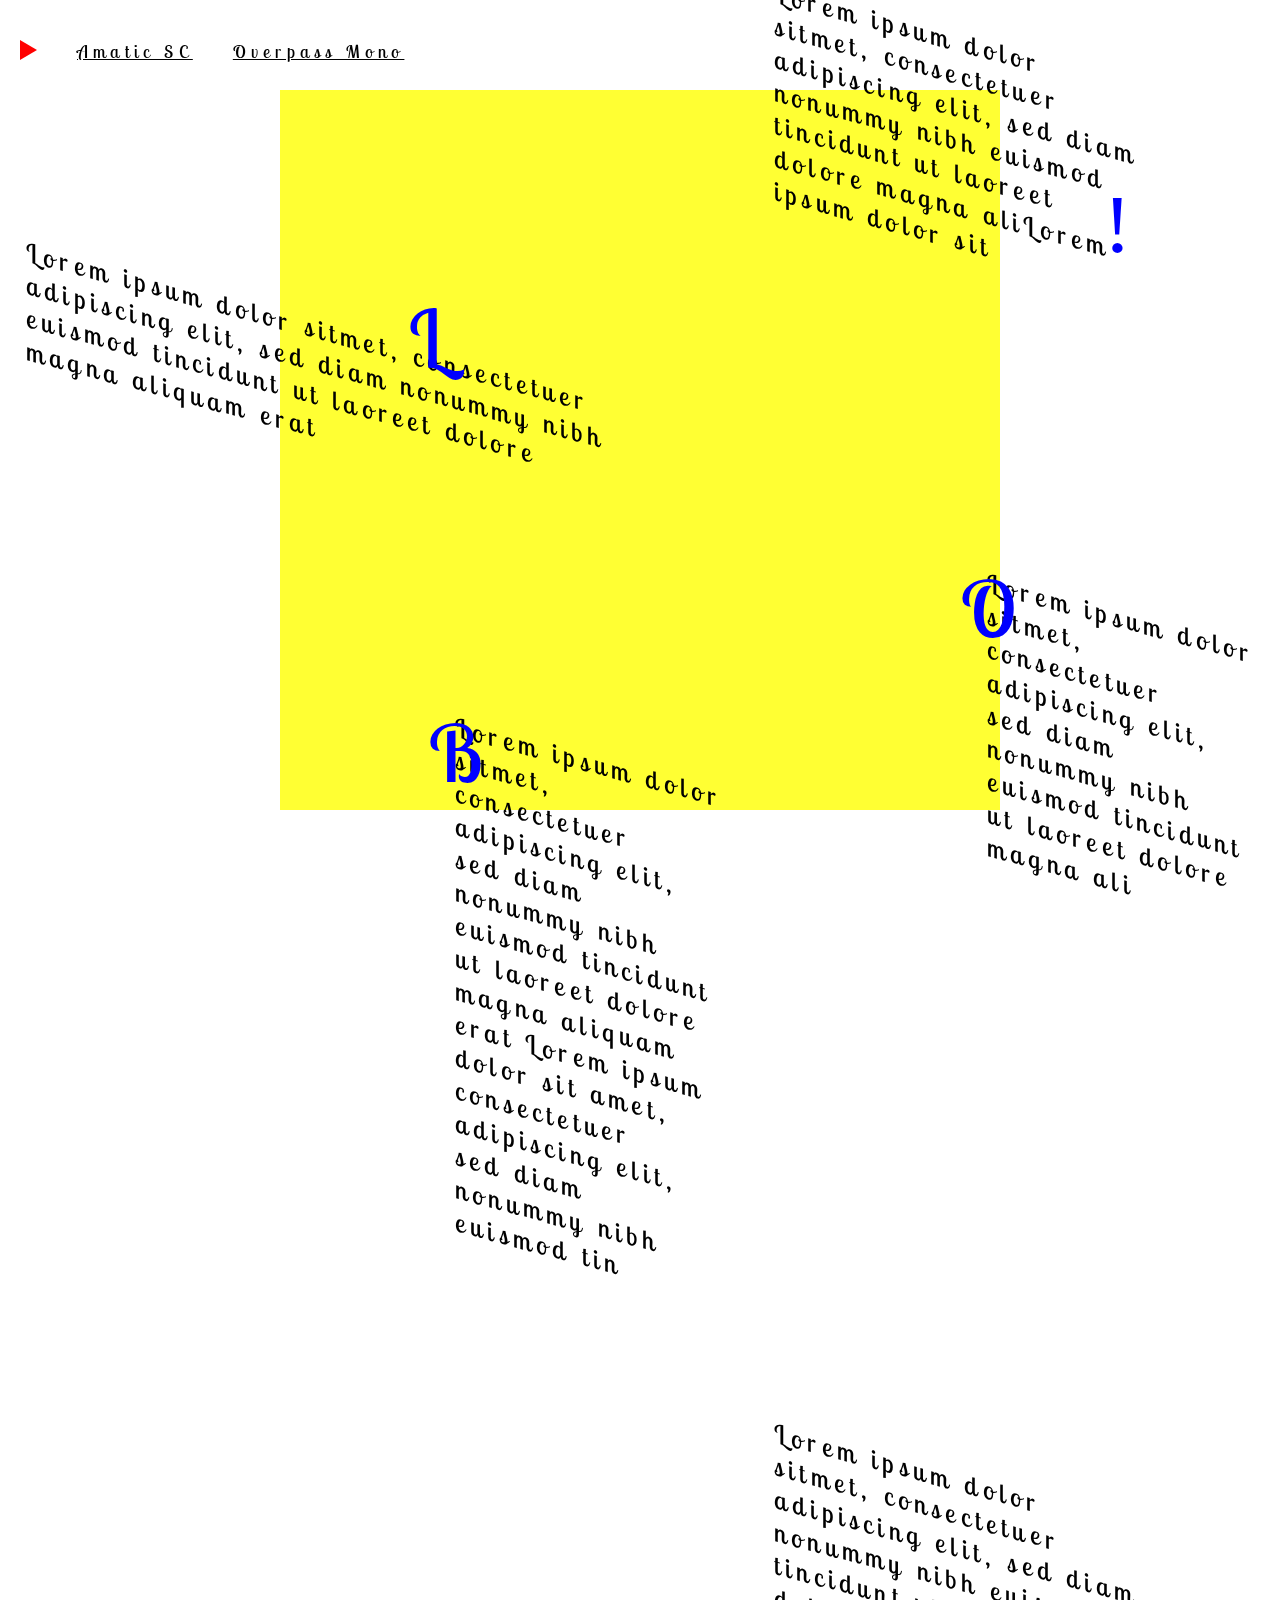
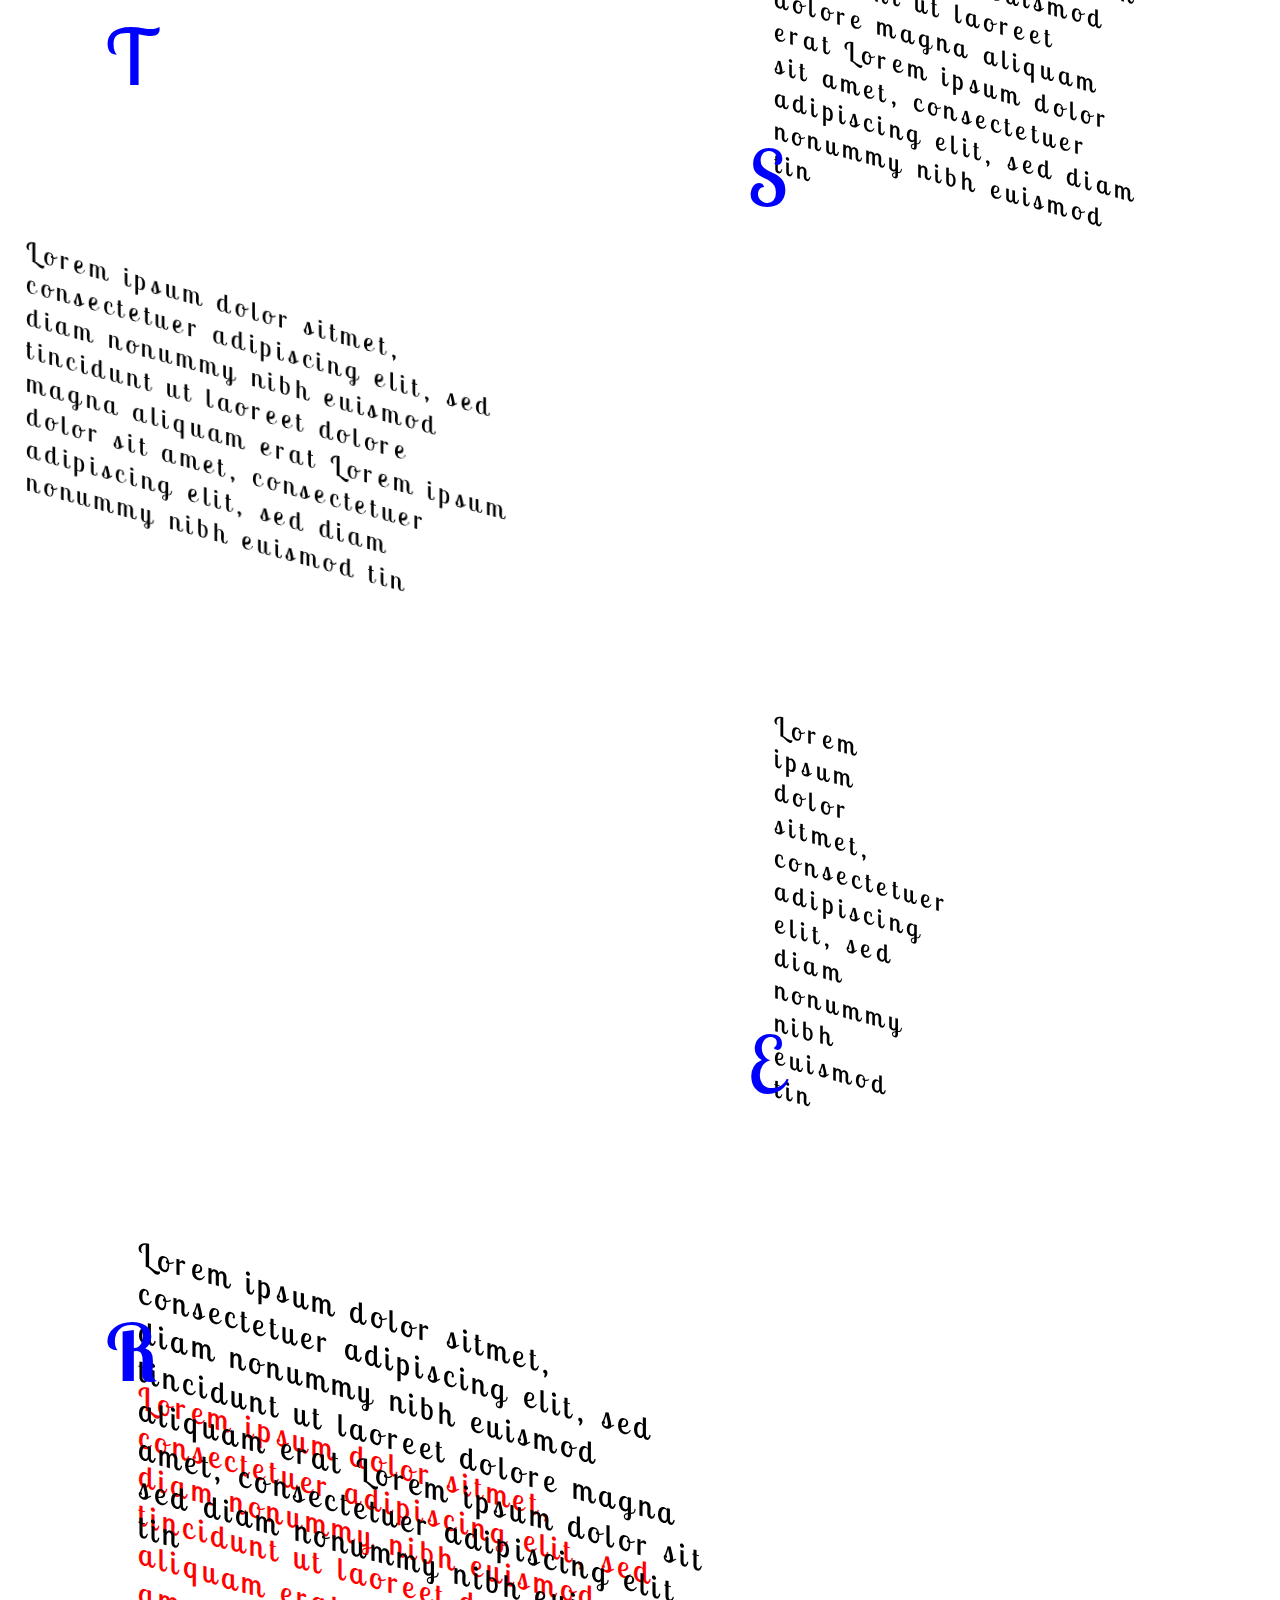
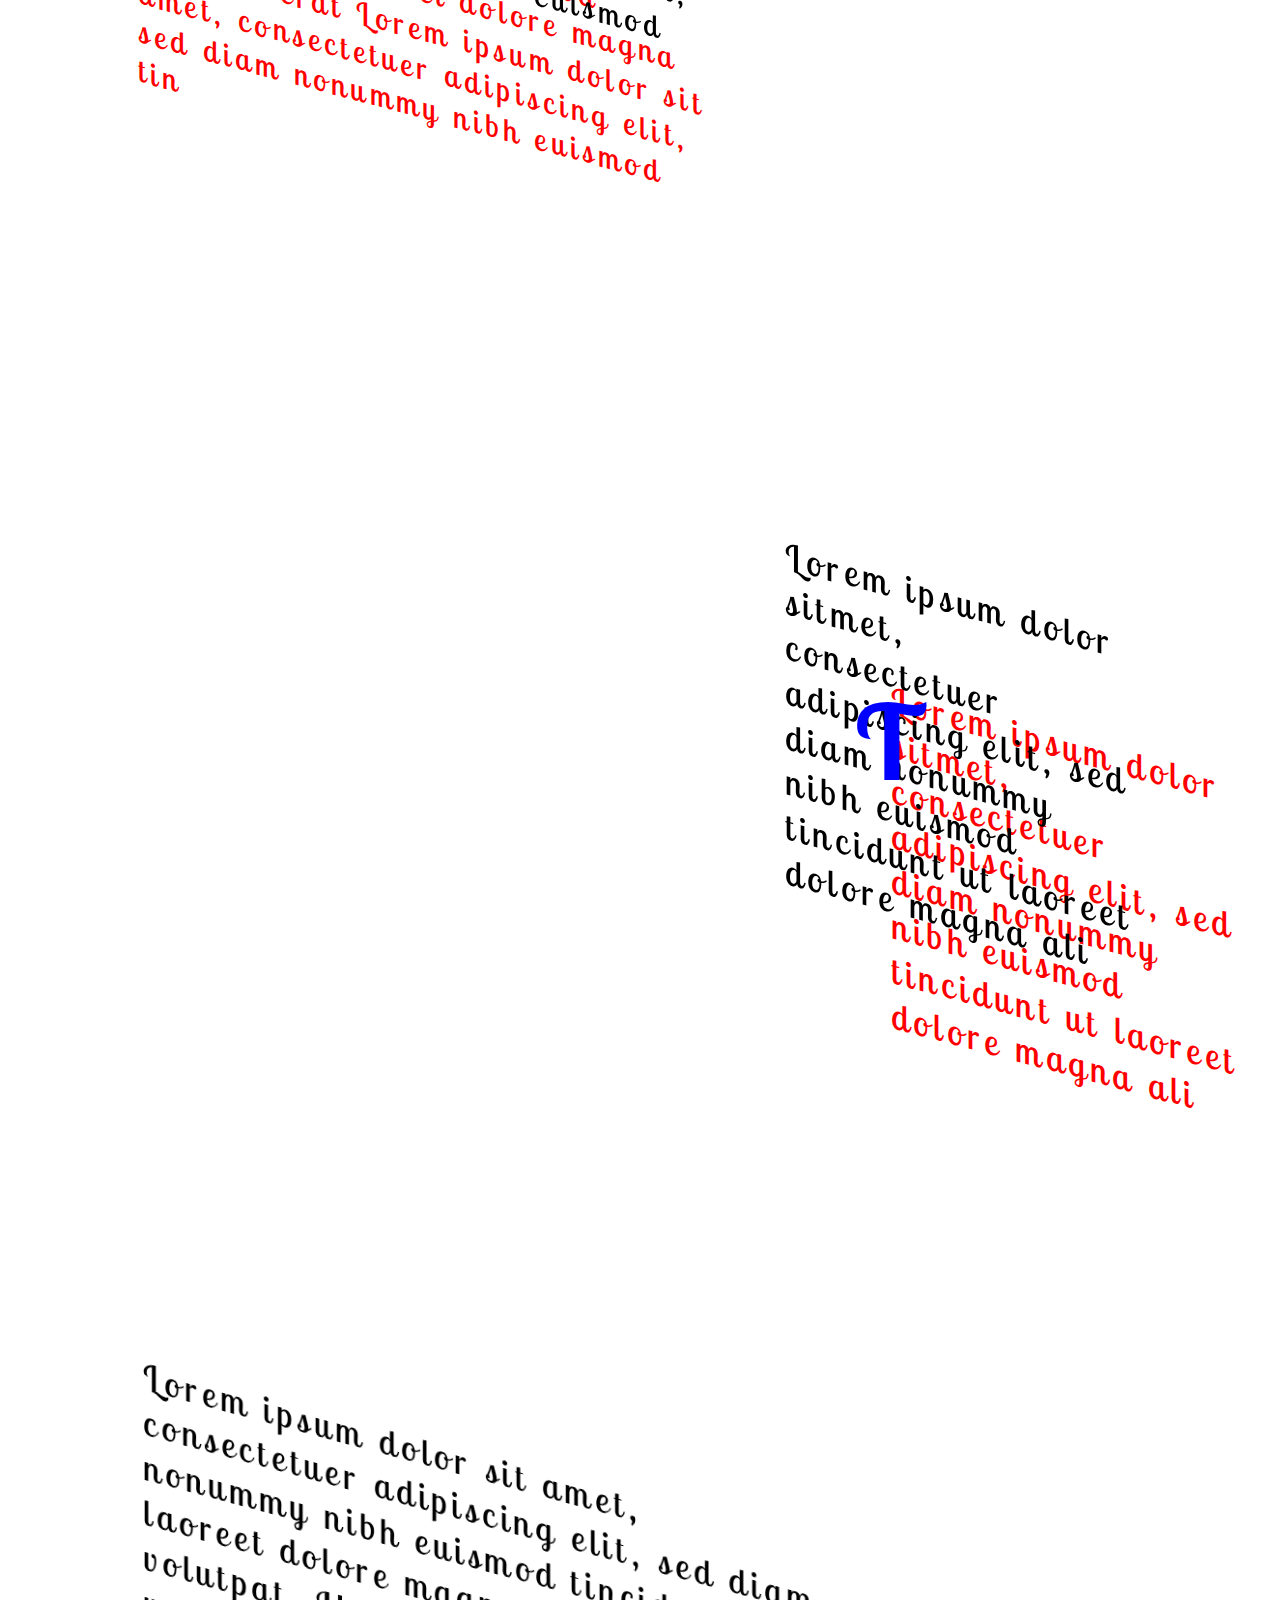
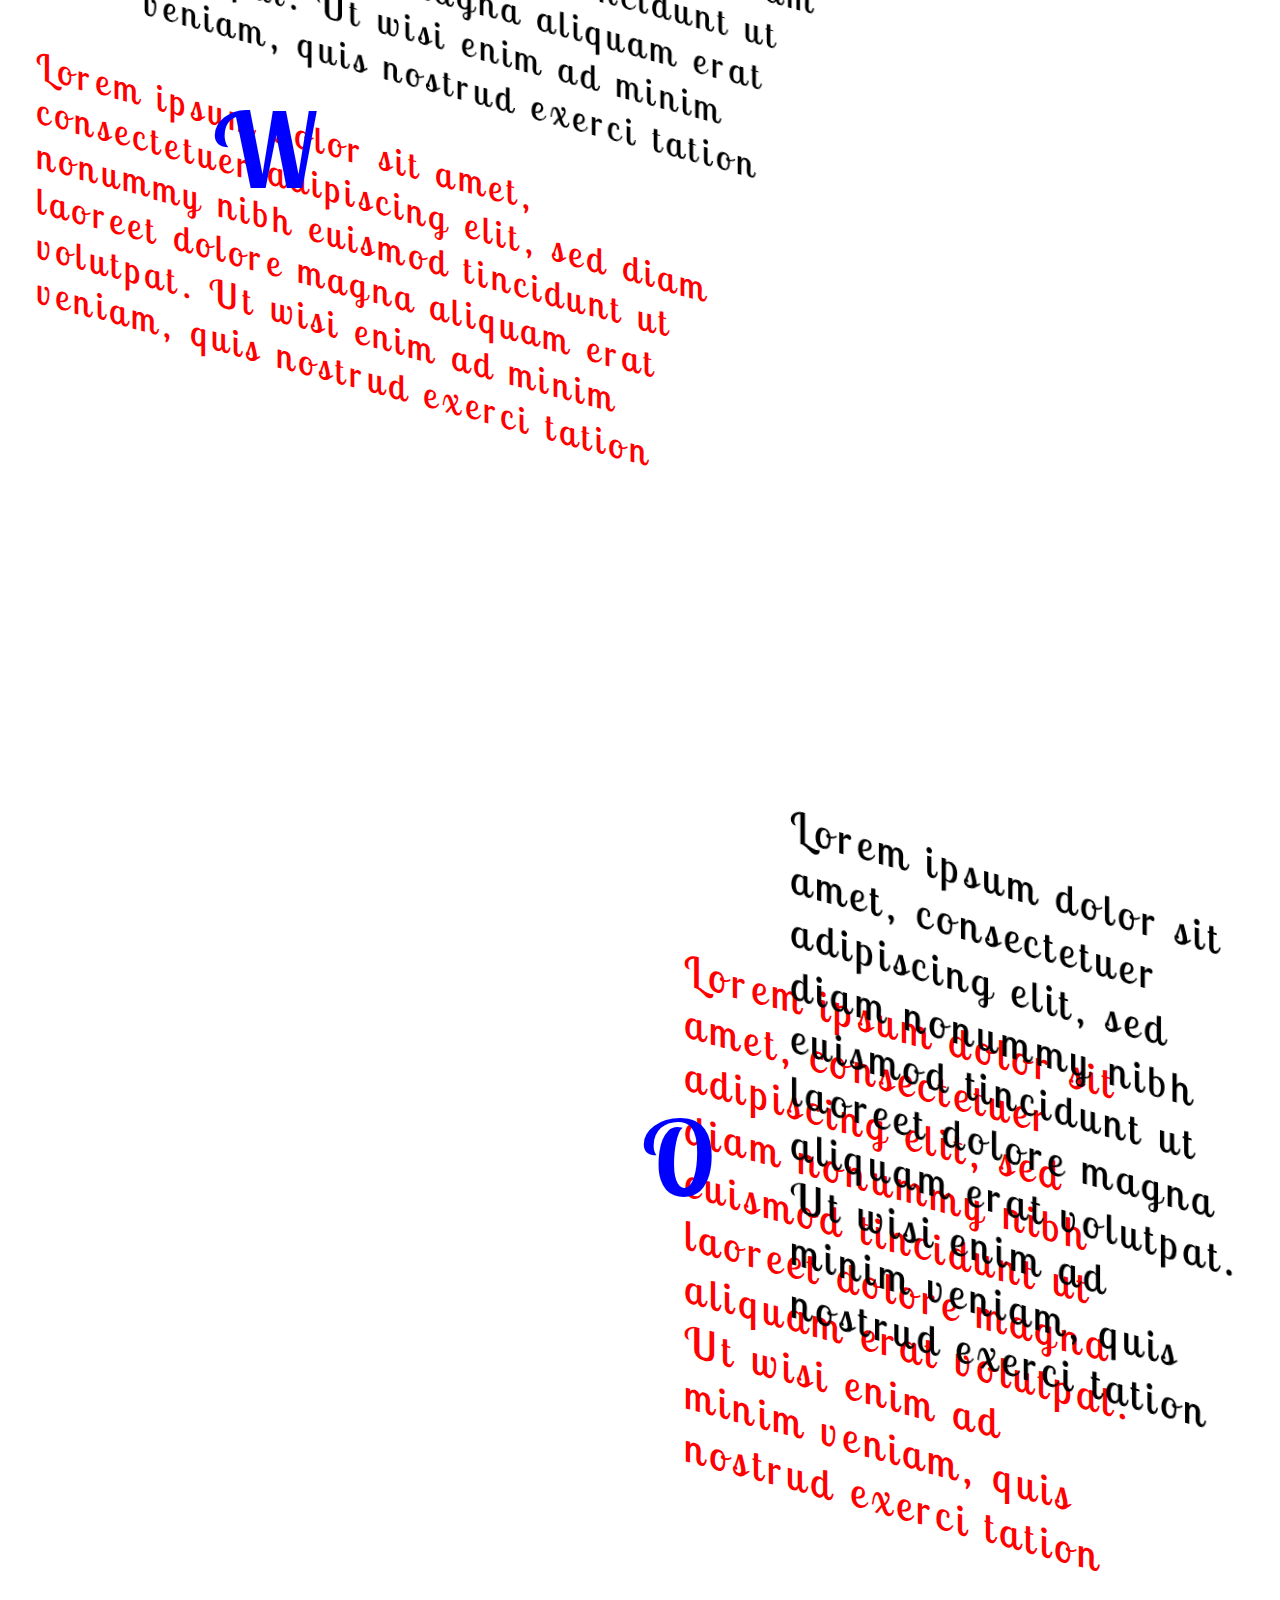
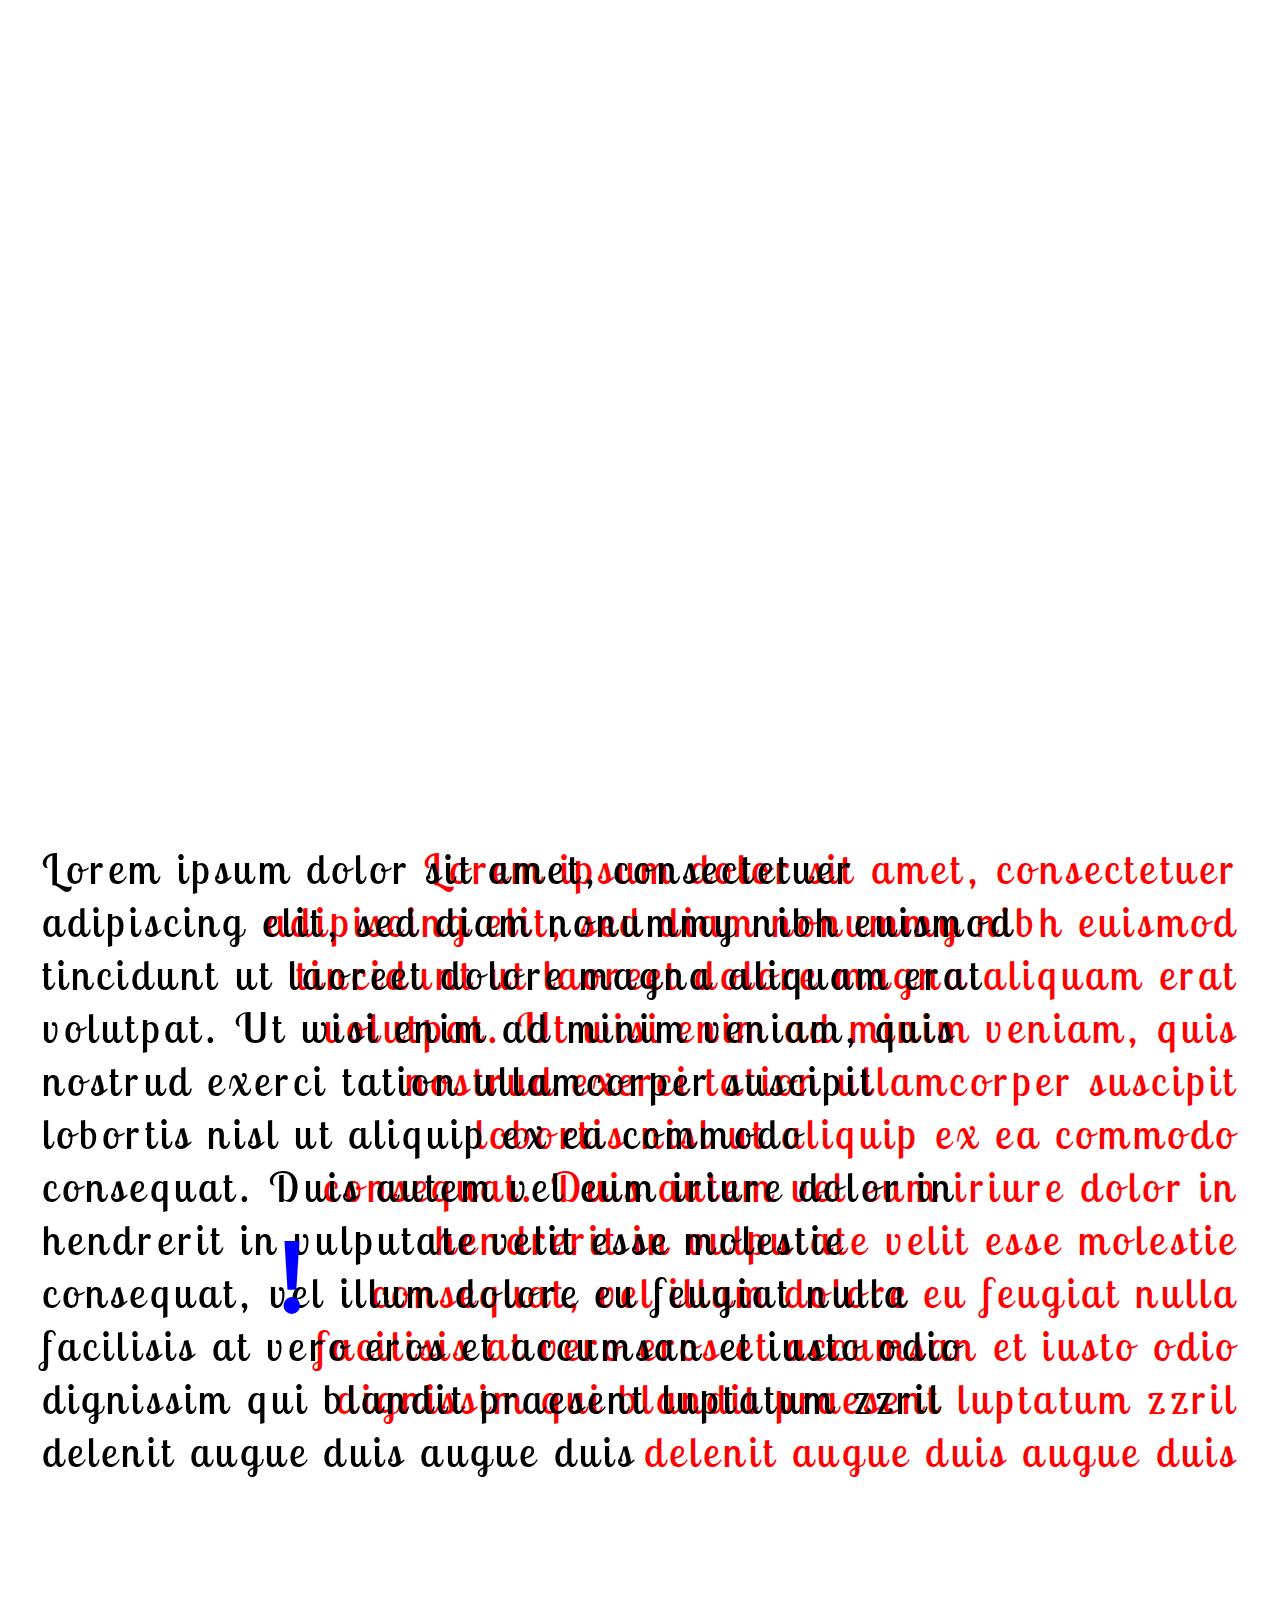
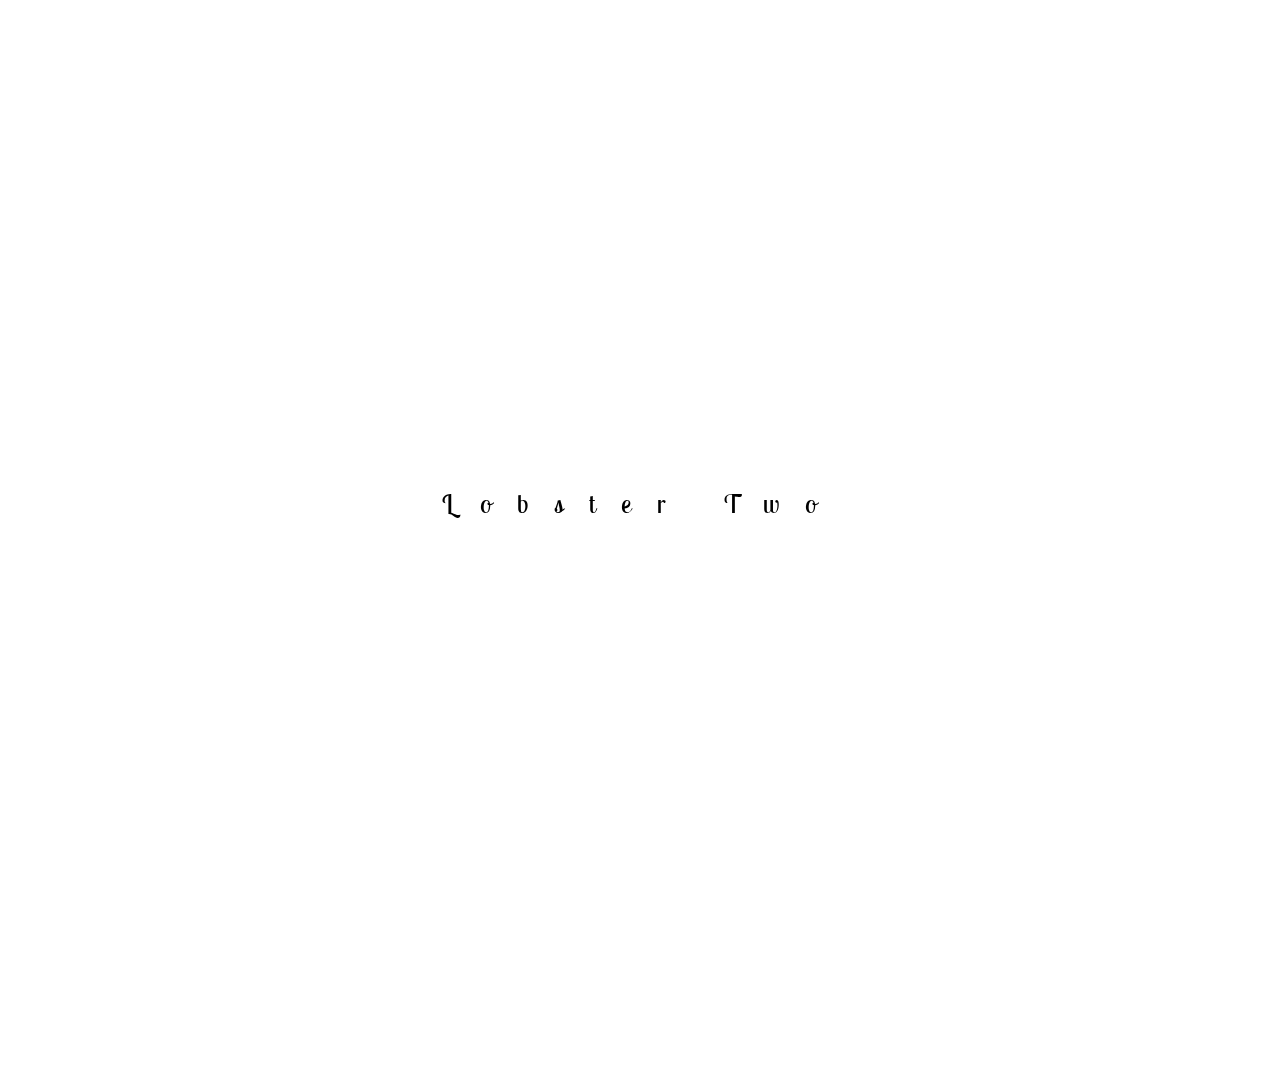
<file: lobstertwo.html>
<html>
    <head>
      <link href="https://fonts.googleapis.com/css?family=Lobster+Two:400,700" rel="stylesheet">
      <link rel="stylesheet" href="style.css">
      
      <title>Lobster Two</title>
      <style>
/* YUI 3.5.0 reset.css (http://developer.yahoo.com/yui/3/cssreset/) - http://cssreset.com */
html{color:#000;background:#FFF}body,div,dl,dt,dd,ul,ol,li,h1,h2,h3,h4,h5,h6,pre,code,form,fieldset,figure,legend,input,textarea,p,blockquote,th,td{margin:0;padding:0}table{border-collapse:collapse;border-spacing:0}fieldset,img{border:0}address,caption,cite,code,dfn,em,strong,th,var{font-style:normal;font-weight:normal}ol,ul{list-style:none}caption,th{text-align:left}h1,h2,h3,h4,h5,h6{font-size:100%;font-weight:normal}q:before,q:after{content:''}abbr,acronym{border:0;font-variant:normal}sup{vertical-align:text-top}sub{vertical-align:text-bottom}input,textarea,select{font-family:inherit;font-size:inherit;font-weight:inherit}input,textarea,select{*font-size:100%}legend{color:#000}#yui3-css-stamp.cssreset{display:none}
        
        html {
        font-size: 26px;
        letter-spacing: .2em;
        font-family: 'Lobster Two', cursive;
        cursor: wait;
        overflow-x: hidden;
          
      }
       
        .square{
        grid-column: 6/ span 6;
        grid-row: 1/ span 6;
        background-color: yellow;
        opacity: .8;
        width: 80vh;
        height: 80vh;
        margin-top: 10vh;
        position: fixed;
        z-index: 2;
        -moz-animation: rotate 1s infinite ease-in-out;
        -webkit-animation: rotate 1s infinite ease-in-out;
        -o-animation: rotate 1s infinite ease-in-out;
      }
        .text-s1, .text-s2, .text-s3, .text-s5, .text-s4, .text-s6, .text-s7, .text-l1, .text-l1-red, .text-l2, .text-l2-red, .text-l3, .text-l3-red, .text-l4, .text-l4-red {
          transform: skewY(15deg);
        }

      </style>
    </head>
    <body>
        <container>
          <sidebar>
            <div class="link menu"></div>
            <a class="link" href="amaticsc.html">Amatic SC</a>
            <a class="link" href="index.html">Overpass Mono</a>
          </sidebar>
          <div class="square" style="justify-self: center;" style="align-self: center;"></div>
          <div class="text-s1">
            Lorem ipsum dolor sitmet, consectetuer adipiscing elit, sed diam nonummy nibh euismod tincidunt ut laoreet dolore magna aliLorem ipsum dolor sit 
          </div>
          <div class="o">!</div>
          <div class="text-s2">
            Lorem ipsum dolor sitmet, consectetuer adipiscing elit, sed diam nonummy nibh euismod tincidunt ut laoreet dolore magna aliquam erat 
          </div>
          <div class="m">L</div>
          <div class="text-s3">
            Lorem ipsum dolor sitmet, consectetuer adipiscing elit, sed diam nonummy nibh euismod tincidunt ut laoreet dolore magna ali
          </div>
          <div class="n">O</div>
          <div class="text-s4">
            Lorem ipsum dolor sitmet, consectetuer adipiscing elit, sed diam nonummy nibh euismod tincidunt ut laoreet dolore magna aliquam erat Lorem ipsum dolor sit amet, consectetuer adipiscing elit, sed diam nonummy nibh euismod tin
          </div>
          <div class="o1">B</div>
          
          <div class="text-s5">
            Lorem ipsum dolor sitmet, consectetuer adipiscing elit, sed diam nonummy nibh euismod tincidunt ut laoreet dolore magna aliquam erat Lorem ipsum dolor sit amet, consectetuer adipiscing elit, sed diam nonummy nibh euismod tin
          </div>
          <div class="v">S</div>
          <div class="text-s6">
            Lorem ipsum dolor sitmet, consectetuer adipiscing elit, sed diam nonummy nibh euismod tincidunt ut laoreet dolore magna aliquam erat Lorem ipsum dolor sit amet, consectetuer adipiscing elit, sed diam nonummy nibh euismod tin
          </div>
          <div class="o2">T</div>
          <div class="text-s7">
            Lorem ipsum dolor sitmet, consectetuer adipiscing elit, sed diam nonummy nibh euismod tin
          </div>
          <div class="e">E</div>
          <div class="text-l1">
            Lorem ipsum dolor sitmet, consectetuer adipiscing elit, sed diam nonummy nibh euismod tincidunt ut laoreet dolore magna aliquam erat Lorem ipsum dolor sit amet, consectetuer adipiscing elit, sed diam nonummy nibh euismod tin
          </div>
          <div class="text-l1-red">
            Lorem ipsum dolor sitmet, consectetuer adipiscing elit, sed diam nonummy nibh euismod tincidunt ut laoreet dolore magna aliquam erat Lorem ipsum dolor sit amet, consectetuer adipiscing elit, sed diam nonummy nibh euismod tin
          </div>
          <div class="r">R</div>
          <div class="text-l2">
            Lorem ipsum dolor sitmet, consectetuer adipiscing elit, sed diam nonummy nibh euismod tincidunt ut laoreet dolore magna ali
          </div>
          <div class="text-l2-red">
            Lorem ipsum dolor sitmet, consectetuer adipiscing elit, sed diam nonummy nibh euismod tincidunt ut laoreet dolore magna ali
          </div>
          <div class="p">T</div>
          <div class="text-l3">
            Lorem ipsum dolor sit amet, consectetuer adipiscing elit, sed diam nonummy nibh euismod tincidunt ut laoreet dolore magna aliquam erat volutpat. Ut wisi enim ad minim veniam, quis nostrud exerci tation 
          </div>
          <div class="text-l3-red">
            Lorem ipsum dolor sit amet, consectetuer adipiscing elit, sed diam nonummy nibh euismod tincidunt ut laoreet dolore magna aliquam erat volutpat. Ut wisi enim ad minim veniam, quis nostrud exerci tation 
          </div>
          <div class="a">W</div>
          <div class="text-l4">
            Lorem ipsum dolor sit amet, consectetuer adipiscing elit, sed diam nonummy nibh euismod tincidunt ut laoreet dolore magna aliquam erat volutpat. Ut wisi enim ad minim veniam, quis nostrud exerci tation 
          </div>
          <div class="text-l4-red">
            Lorem ipsum dolor sit amet, consectetuer adipiscing elit, sed diam nonummy nibh euismod tincidunt ut laoreet dolore magna aliquam erat volutpat. Ut wisi enim ad minim veniam, quis nostrud exerci tation 
          </div>
          <div class="s">O</div>
          <div class="text-l5">
            Lorem ipsum dolor sit amet, consectetuer adipiscing elit, sed diam nonummy nibh euismod tincidunt ut laoreet dolore magna aliquam erat volutpat. Ut wisi enim ad minim veniam, quis nostrud exerci tation ullamcorper suscipit lobortis nisl ut aliquip ex ea commodo consequat. Duis autem vel eum iriure dolor in hendrerit in vulputate velit esse molestie consequat, vel illum dolore eu feugiat nulla facilisis at vero eros et accumsan et iusto odio dignissim qui blandit praesent luptatum zzril delenit augue duis augue duis
          </div>
          <div class="text-l5-red">
            Lorem ipsum dolor sit amet, consectetuer adipiscing elit, sed diam nonummy nibh euismod tincidunt ut laoreet dolore magna aliquam erat volutpat. Ut wisi enim ad minim veniam, quis nostrud exerci tation ullamcorper suscipit lobortis nisl ut aliquip ex ea commodo consequat. Duis autem vel eum iriure dolor in hendrerit in vulputate velit esse molestie consequat, vel illum dolore eu feugiat nulla facilisis at vero eros et accumsan et iusto odio dignissim qui blandit praesent luptatum zzril delenit augue duis augue duis
          </div>  
          <div class="s1">!</div>
          <div class="name">Lobster Two</div>
        </container>
      
    </body>
</html>
</file>
<file: style.css>
.menu{
  width: 0;
  height: 0;
  border-style: solid;
  border-width: 17.3px 10px 0 10px;
  border-color: black transparent transparent transparent;
  
  
}
sidebar:hover .menu{
  width: 0;
  height: 0;
  border-style: solid;
  border-width: 10px 0 10px 17.3px;
  border-color: transparent transparent transparent #ff0000 ;
}
sidebar:hover a{
  opacity: 1;
  transition: opacity .3s ease-in;
}

sidebar{
  grid-column:1/span 4;
  padding-top: 20px;
  font-size: .7rem;
  position: fixed;
  display: block;
  z-index: 5;
}
.link{
  margin: 20px;
  float: left;
}
a{
  text-decoration: underline;
  color:black;
  display: inline-block;
  opacity: 0;
}
a:active{
  color: grey;
  text-shadow: 2px 0px 4px yellow;
  
}
a:hover{
  text-decoration: none;
}
      container{
        display: grid;
        grid-template-columns: repeat(12, 1fr);
        grid-template-rows: repeat(63, 16vh);
        
        
      }
      
      
      .text-s1{
        grid-column: 8/ span 4;
        grid-row: 1/ 4;
        margin: 1em;
        font-weight: 400;
        z-index: 2;
      }
      .o{
        grid-column: 11;
        grid-row: 2;
        font-size: 3rem;
        text-align: center;
        margin-top: .4em;
        z-index: 3;
        animation: 2s move cubic-bezier(.6,-0.28,.74,.05) infinite;
        color:blue;
      }
@-webkit-keyframes rotate {
  from{
    transform: rotate(0deg);
  }
  to{
    transform: rotate(720deg);
  }
}
@-moz-keyframes rotate {
  from{
    transform: rotate(0deg);
  }
  to{
    transform: rotate(720deg);
  }
}
@-o-keyframes rotate {
  from{
    transform: rotate(0deg);
  }
  to{
    transform: rotate(720deg);
  }
}
       @keyframes move {
        0%, 100% {
          transform: translate(0, 0);
        }

        50% {
          transform: translate(0, 50px);
        }

        80% {
          transform: translate(0, -20px);
        }
      }
       @keyframes move-h {
        0%, 100% {
          transform: translate(0, 0);
        }

        50% {
          transform: translate(100px, 0px);
        }

        80% {
          transform: translate(-10px, 0px);
        }
      }
      @keyframes move-d {
        0%, 100% {
          transform: translate(0, 0);
        }

        50% {
          transform: translate(100px, -100px);
        }

        80% {
          transform: translate(0px, 0px);
        }
      }
      @keyframes move-c {
        0%, 100% {
          transform: translate(0, 0);
        }

        50% {
          transform: translate(800px, 0px);
        }

        80% {
          transform: translate(-300px, 0px);
        }
        
      }
       
      .text-s2{
        grid-column: 1/ span 6;
        grid-row: 3/ 5;
        margin: 1em;
        font-weight: 400;
        z-index: 2;
      }
      .m{
        grid-column: 4/ 6;
        grid-row: 3;
        font-size: 3rem;
        text-align: center;
        color: blue;
        margin-bottom: .4em;
        z-index: 3;
        animation: 2s move-h cubic-bezier(.6,-0.28,.74,.05) infinite;
        animation-direction: reverse;
        animation-delay: 1s;
      }
      .text-s3{
        grid-column: 10/ 13;
        grid-row: 5/ 7;
        margin: 1em;
        font-weight: 400;
        z-index: 2;
      }
      .n{
        grid-column: 10;
        grid-row: 5;
        font-size: 3rem;
        text-align: left;
        color: blue;
        margin-top: -.2em;
        z-index: 3;
        animation: 2s move-h cubic-bezier(.6,-0.28,.74,.05) infinite;
      }
      .text-s4{
        grid-column: 5/ 8;
        grid-row: 6/ 10;
        margin: 1em;
        font-weight: 400;
        z-index: 2;
      }
      .o1{
        grid-column: 5;
        grid-row: 6;
        font-size: 3rem;
        text-align: left;
        color: blue;
        margin-top: -.2em;
        z-index: 3;
        animation: 2s move cubic-bezier(.6,-0.28,.74,.05) infinite;
        animation-delay: 0.5s;
      }
      .text-s5{
        grid-column: 8/ span 4;
        grid-row: 11/ span 3;
        margin: 1em;
        font-weight: 400;
        z-index: 2;
      }
      .o2{
        grid-column: 2;
        grid-row: 12;
        font-size: 3rem;
        text-align: left;
        margin-top: .3em;
        color: blue;
        z-index: 3;
        animation: 2s move-h cubic-bezier(.6,-0.28,.74,.05) infinite;
        
      }
      .text-s6{
        grid-column: 1/ 6;
        grid-row: 14/ 16;
        margin: 1em;
        font-weight: 400;
        z-index: 2;  
        transform: rotate(90deg);
          
      }
      
      .v{
        grid-column: 8;
        grid-row: 13;
        font-size: 3rem;
        text-align: left;
        color: blue;
        margin-bottom: .3em;
        z-index: 3;
        animation: 2s move cubic-bezier(.6,-0.28,.74,.05) infinite;
        animation-delay: 1s;
      }
      .text-s7{
        grid-column: 8/ 10;
        grid-row: 17/ 19;
        margin: 1em;
        font-weight: 400;
        z-index: 2;  
      }
      .e{
        grid-column: 8;
        grid-row: 19;
        font-size: 3rem;
        text-align: left;
        margin-top: .3em;
        color: blue;
        z-index: 3;
        animation: 2s move-h cubic-bezier(.6,-0.28,.74,.05) reverse infinite;
         
      }
      .text-l1{
        grid-column: 2/ span 6;
        grid-row: 21/ 25;
        margin: 1em;
        font-weight: 400;
        z-index: 2; 
        font-size: 1.2rem;
        transform: rotate(45deg);
      }
      .text-l1-red{
        grid-column: 2/ span 6;
        grid-row: 22/ 26;
        margin: 1em;
        font-weight: 400;
        z-index: 1.5; 
        font-size: 1.2rem;
        transform: rotate(45deg);
        color:red;
        z-index: 1.5;
      }
      .r{
        grid-column: 2;
        grid-row: 21;
        font-size: 3rem;
        font-weight: 700;
        text-align: left;
        margin-top: .3em;
        color: blue;
        z-index: 3;
        animation: 2s move-d cubic-bezier(.6,-0.28,.74,.05) reverse infinite;
        animation-delay: .5s;
      }
      .text-l2{
        grid-column: 8/ span 4;
        grid-row: 27/ 29;
        margin: 1em;
        font-weight: 400;
        z-index: 2; 
        font-size: 1.4rem;
       
      }
      .text-l2-red{
        grid-column: 9/ span 4;
        grid-row: 28/ 30;
        margin: 1em;
        font-weight: 400;
        z-index: 1.5; 
        font-size: 1.4rem;
        color: red;
      }
      .p{
        grid-column: 9;
        grid-row: 29;
        font-size: 4rem;
        font-weight: 700;
        text-align: left;
        margin-top: -1.5em;
        color: blue;
        z-index: 3;
        animation: 2s move-h cubic-bezier(.6,-0.28,.74,.05) reverse infinite;
        
      }
      .text-l3{
        grid-column: 2/ span 7;
        grid-row: 33/ 35;
        margin: 1em;
        font-weight: 400;
        z-index: 2; 
        font-size: 1.4rem;
      }
      .text-l3-red{
        grid-column: 1/ span 7;
        grid-row: 35/ 38;
        margin: 1em;
        font-weight: 400;
        z-index: 1.5; 
        font-size: 1.4rem;
        color: red;
        transform: rotate(90deg);
      }
      .a{
        grid-column: 3;
        grid-row: 36;
        font-size: 4rem;
        font-weight: 700;
        text-align: left;
        margin-top: -1.5em;
        color: blue;
        z-index: 3;
        animation: 2s move cubic-bezier(.6,-0.28,.74,.05) infinite;
        
      }
      .text-l4{
        grid-column: 8/ span 5;
        grid-row: 40/ span 5;
        margin: 1em;
        font-weight: 400;
        z-index: 2; 
        font-size: 1.6rem;
      }
      .text-l4-red{
        grid-column: 7/ span 5;
        grid-row: 41/ span 5;
        margin: 1em;
        font-weight: 400;
        z-index: 1.2; 
        font-size: 1.6rem;
        color: red;
      }
      .s{
        grid-column: 7;
        grid-row: 43;
        font-size: 4rem;
        font-weight: 700;
        text-align: left;
        margin-top: -1.5em;
        color: blue;
        z-index: 3;
        animation: 2s move-d cubic-bezier(.6,-0.28,.74,.05) infinite;
      }
      .text-l5{
        grid-column: 1/ span 10;
        grid-row: 51/ span 5;
        margin: 1em;
        font-weight: 400;
        z-index: 2; 
        font-size: 1.6rem;
      }
      .text-l5-red{
        grid-column: 3/ span 10;
        grid-row: 51/ span 5;
        margin: 1em;
        font-weight: 400;
        z-index: 1.2; 
        font-size: 1.6rem;
        color: red;
        text-align: right;
        
      }
      .s1{
        grid-column: 7;
        grid-row: 55;
        font-size: 4rem;
        font-weight: 700;
        text-align: left;
        margin-top: -1.6em;
        margin-left: -3.5em;
        color: blue;
        z-index: 3;
        animation: 2s move-c cubic-bezier(.6,-0.28,.74,.05) infinite;
      }
      .name{
        grid-column: 4/ 10;
        grid-row: 60;
        font-size: 1em;
        letter-spacing: 1rem;
        text-align: center;
        margin-top: -1vh;
        animation-delay: 10s;
        -webkit-animation: 3s opacity linear infinite;
        -moz-animation: 3s opacity linear infinite;
        -o-animation: 3s opacity linear infinite;
        animation: 3s opacity linear infinite;
        z-index: 3;
      }
      @-webkit-keyframes opacity {
        0%, 100%   { opacity: 0; }
        50% { opacity: 1; }
      }
      @-moz-keyframes opacity {
        0%, 100%   { opacity: 0; }
        50% { opacity: 1; }
      }
      @-o-keyframes opacity {
        0%, 100%   { opacity: 0; }
        50% { opacity: 1; }
      }
      @keyframes opacity {
        0%, 100%   { opacity: 0; }
        50% { opacity: 1; }
      }
</file>
